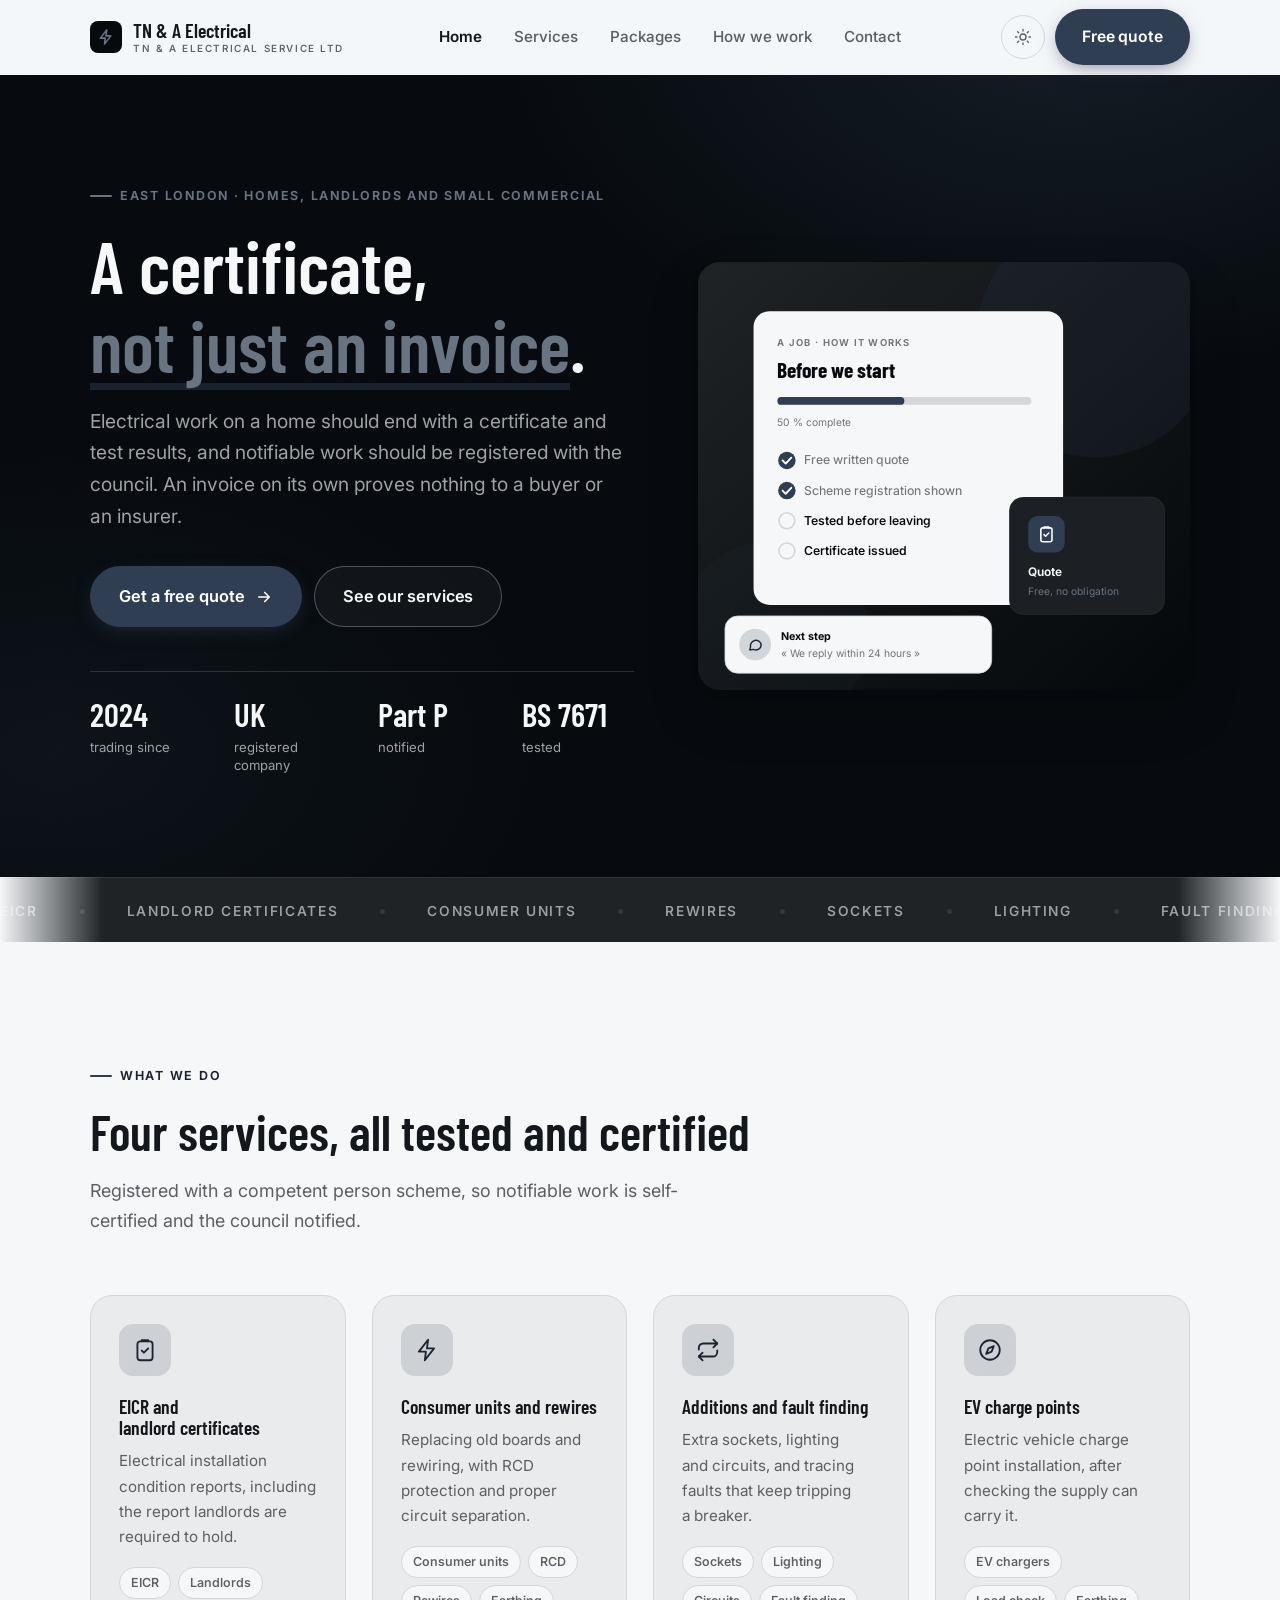
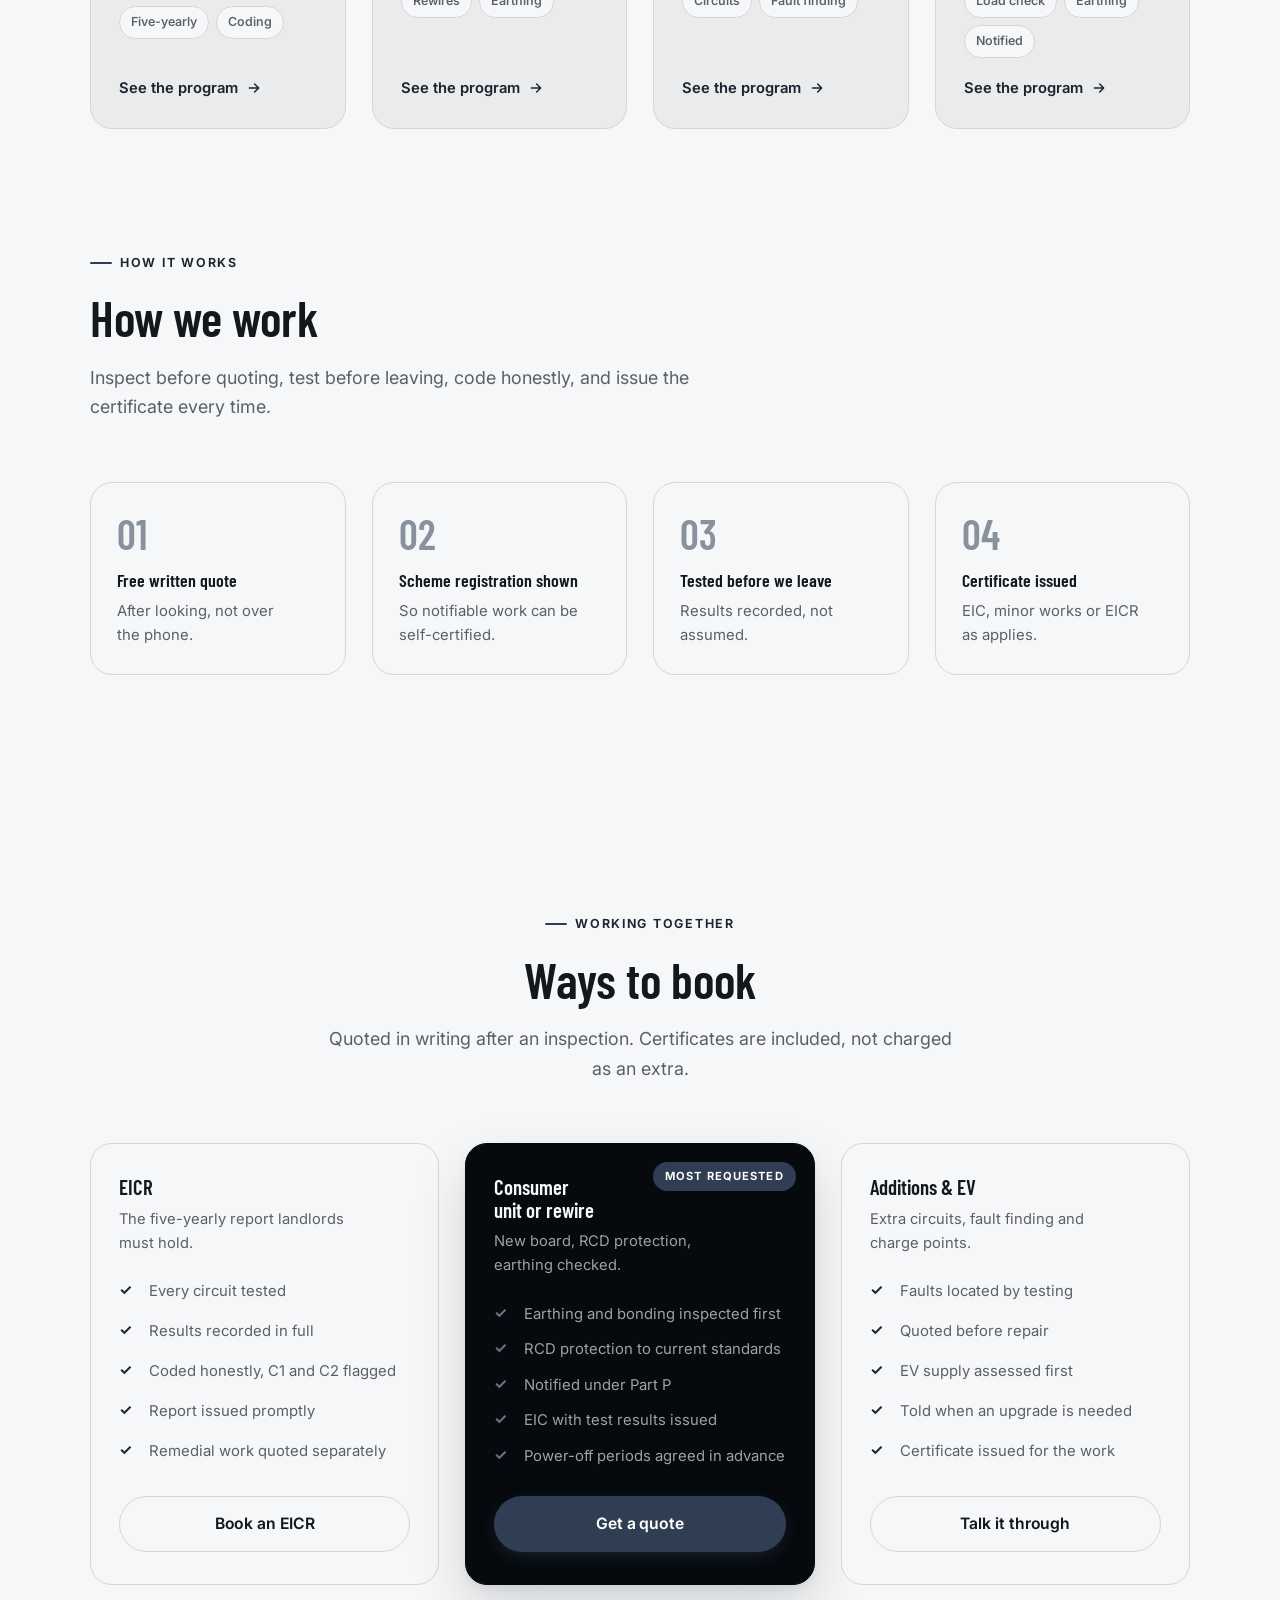
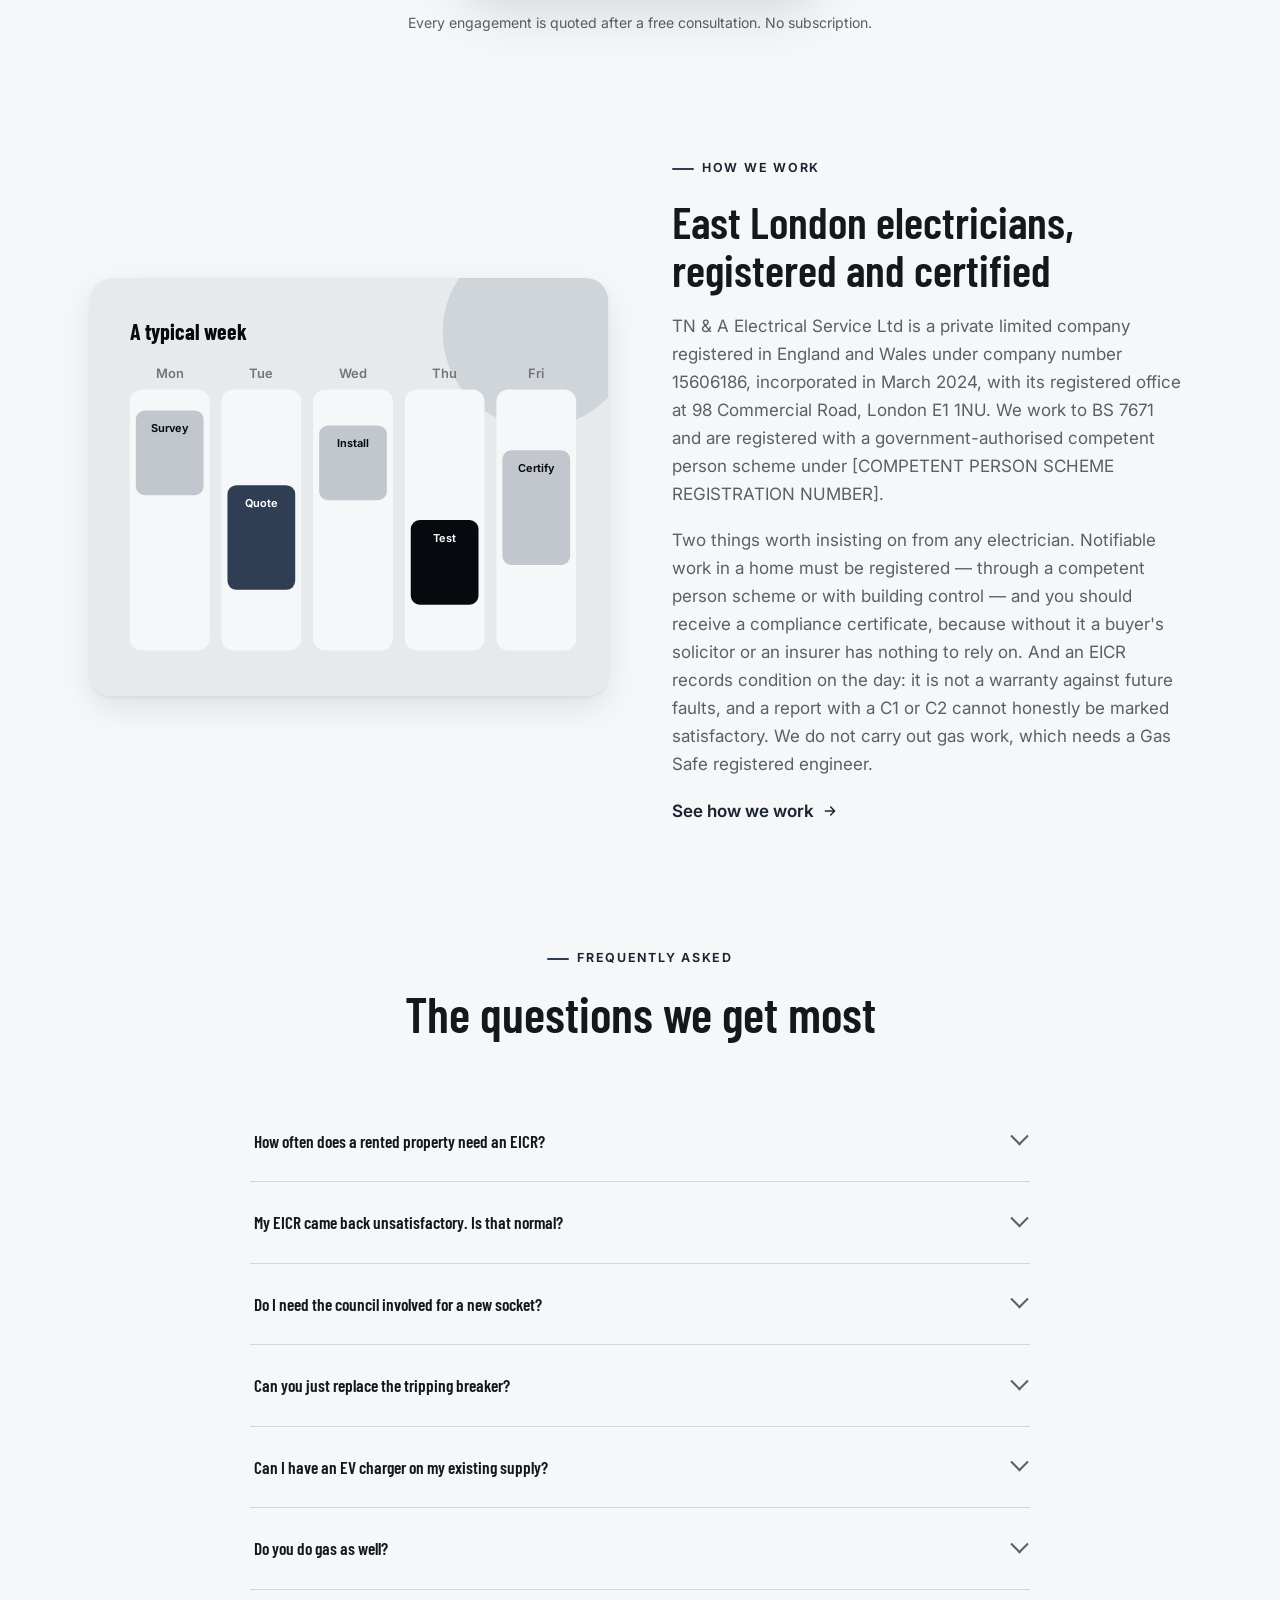
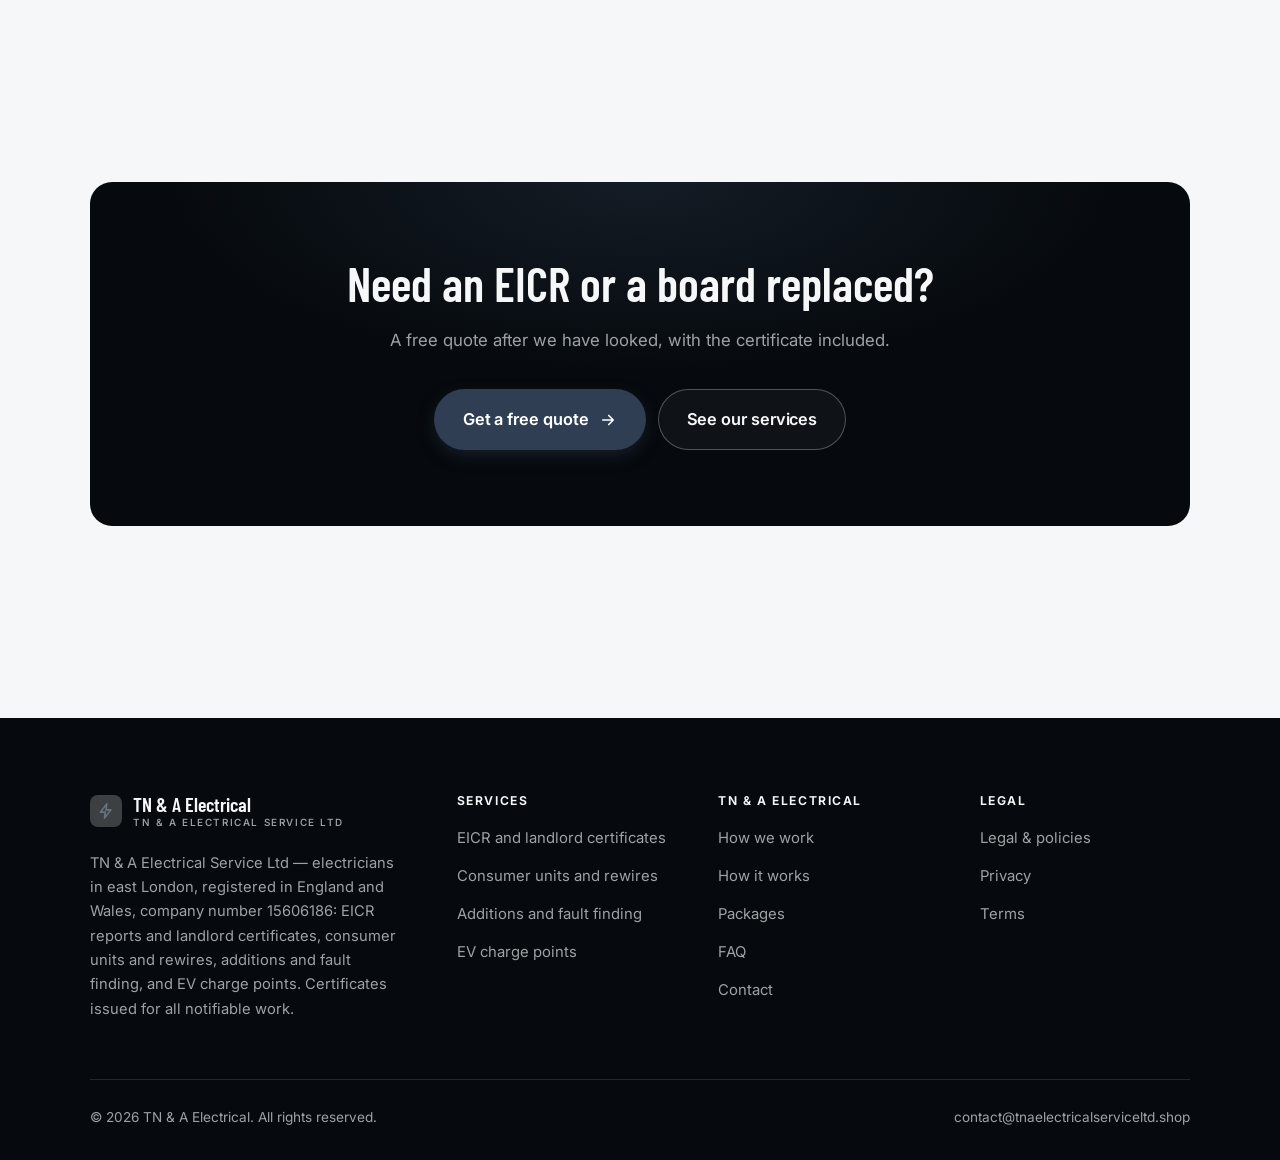
<file: index.html>
<!DOCTYPE html>
<html lang="en" class="no-js">
<head>
<meta charset="utf-8">
<meta name="viewport" content="width=device-width, initial-scale=1">
<title>TN &amp; A Electrical Service Ltd — electricians in east London</title>
<meta name="description" content="TN &amp; A Electrical Service Ltd, electricians in east London: EICR reports and landlord certificates, consumer units and rewires, additions and fault finding, and EV charge points.">
<link rel="canonical" href="https://tnaelectricalserviceltd.shop/">

<meta property="og:type" content="website">
<meta property="og:url" content="https://tnaelectricalserviceltd.shop/">
<meta property="og:site_name" content="TN &amp; A Electrical">
<meta property="og:locale" content="en_US">
<meta property="og:title" content="TN &amp; A Electrical Service Ltd — electricians in east London">
<meta property="og:description" content="TN &amp; A Electrical Service Ltd, electricians in east London: EICR reports and landlord certificates, consumer units and rewires, additions and fault finding, and EV charge points.">
<meta name="theme-color" content="#060a0e">

<link rel="icon" href="assets/img/favicon.svg" type="image/svg+xml">
<link rel="preconnect" href="https://fonts.googleapis.com">
<link rel="preconnect" href="https://fonts.gstatic.com" crossorigin>
<link rel="stylesheet" href="https://fonts.googleapis.com/css2?family=Barlow+Condensed:wght@400;500;600;700&family=Inter:wght@400..700&display=swap">
<link rel="stylesheet" href="assets/css/style.css">

<!-- Thème appliqué avant le premier rendu (évite le flash) -->
<script>
document.documentElement.classList.remove('no-js');
(function(){try{var t=localStorage.getItem('site-theme');if(t){document.documentElement.setAttribute('data-theme',t);}}catch(e){}})();
</script>
<script type="application/ld+json">
{
  "@context": "https://schema.org",
  "@type": "Organization",
  "name": "TN & A Electrical",
  "url": "https://tnaelectricalserviceltd.shop/",
  "email": "contact@tnaelectricalserviceltd.shop",
  "description": "TN & A Electrical Service Ltd, electricians in east London: EICR reports and landlord certificates, consumer units and rewires, additions and fault finding, and EV charge points.",
  "areaServed": "US",
  "knowsLanguage": "en"
}
</script>
</head>

<body>
<a class="skip-link" href="#main">Skip to main content</a>

<header class="site-header">
  <nav class="wrap nav" aria-label="Main navigation">
    <a class="brand" href="index.html">
      <svg class="brand__mark" viewBox="0 0 64 64" aria-hidden="true">
        <rect class="bm-bg" width="64" height="64" rx="16"/>
        <g class="bm-ic" transform="translate(14 14) scale(1.5)" fill="none" stroke-width="2.1" stroke-linecap="round" stroke-linejoin="round"><path d="M13 2.5 4.5 13.5H11l-1 8 8.5-11H12z"/></g>
      </svg>
      <span>TN &amp; A Electrical<span class="brand__sub">TN &amp; A Electrical Service Ltd</span></span>
    </a>

    <ul class="nav__links" id="nav-links">
      <li><a href="index.html" aria-current="page">Home</a></li>
      <li><a href="programs.html">Services</a></li>
      <li><a href="index.html#pricing">Packages</a></li>
      <li><a href="about.html">How we work</a></li>
      <li><a href="contact.html">Contact</a></li>
      <li><a class="btn btn--primary" href="contact.html">Free quote</a></li>
    </ul>

    <div class="nav__cta">
      <button class="theme-toggle" type="button" aria-label="Switch to dark theme">
        <svg class="icon-sun" viewBox="0 0 24 24" fill="none" stroke="currentColor" stroke-width="1.8" stroke-linecap="round" aria-hidden="true"><circle cx="12" cy="12" r="4"/><path d="M12 2v2m0 16v2M2 12h2m16 0h2M4.9 4.9l1.4 1.4m11.4 11.4 1.4 1.4M19.1 4.9l-1.4 1.4M6.3 17.7l-1.4 1.4"/></svg>
        <svg class="icon-moon" viewBox="0 0 24 24" fill="none" stroke="currentColor" stroke-width="1.8" stroke-linecap="round" stroke-linejoin="round" aria-hidden="true"><path d="M21 12.8A9 9 0 1 1 11.2 3a7 7 0 0 0 9.8 9.8z"/></svg>
      </button>
      <a class="btn btn--primary" href="contact.html">Free quote</a>
      <button class="nav__toggle" type="button" aria-expanded="false" aria-controls="nav-links" aria-label="Open menu">
        <svg class="icon-open" viewBox="0 0 24 24" fill="none" stroke="currentColor" stroke-width="2" stroke-linecap="round" aria-hidden="true"><path d="M3 6h18M3 12h18M3 18h18"/></svg>
        <svg class="icon-close" viewBox="0 0 24 24" fill="none" stroke="currentColor" stroke-width="2" stroke-linecap="round" aria-hidden="true"><path d="M6 6l12 12M18 6L6 18"/></svg>
      </button>
    </div>
  </nav>
</header>

<main id="main">

<section class="hero">
  <div class="wrap hero__inner">
    <div>
      <span class="eyebrow hero__eyebrow">East London · Homes, landlords and small commercial</span>
      <h1>A certificate,<br> <em>not just an invoice</em>.</h1>
      <p class="hero__lede">Electrical work on a home should end with a certificate and test results, and notifiable work should be registered with the council. An invoice on its own proves nothing to a buyer or an insurer.</p>

      <div class="hero__actions">
        <a class="btn btn--primary btn--lg" href="contact.html">Get a free quote <svg viewBox="0 0 24 24" fill="none" stroke="currentColor" stroke-width="2.2" stroke-linecap="round" stroke-linejoin="round" aria-hidden="true"><path d="M5 12h14M13 6l6 6-6 6"/></svg></a>
        <a class="btn btn--on-dark btn--lg" href="programs.html">See our services</a>
      </div>

      <ul class="hero__proof">
        <li><span class="stat__num">2024</span><span class="stat__label">trading since</span></li>
        <li><span class="stat__num">UK</span><span class="stat__label">registered company</span></li>
        <li><span class="stat__num">Part P</span><span class="stat__label">notified</span></li>
        <li><span class="stat__num">BS 7671</span><span class="stat__label">tested</span></li>
      </ul>
    </div>

    <div class="hero__art">
      <svg viewBox="0 0 620 540" role="img" aria-label="How an electrical job with TN &amp; A works, from free quote to issued certificate.">
        <defs>
          <linearGradient id="hbg" x1="0" y1="0" x2="1" y2="1">
            <stop offset="0" stop-color="#1f2326"/><stop offset="1" stop-color="#05080b"/>
          </linearGradient>
        </defs>
        <rect width="620" height="540" rx="22" fill="url(#hbg)"/>
        <circle cx="500" cy="96" r="150" fill="#2f3e52" opacity=".16"/>
        <circle cx="96" cy="470" r="120" fill="#2f3e52" opacity=".08"/>

        <g style="font-family: var(--font-body)">
          <!-- Carte programme -->
          <rect x="70" y="62" width="390" height="370" rx="20" fill="#f5f7f9"/>
          <text x="100" y="106" font-size="12" font-weight="650" letter-spacing="1.6" fill="#727578">A JOB · HOW IT WORKS</text>
          <text x="100" y="146" font-size="27" font-weight="700" fill="#060a0e" style="font-family: var(--font-display)">Before we start</text>
          <rect x="100" y="170" width="320" height="10" rx="5" fill="#d4d6d8"/>
          <rect x="100" y="170" width="160" height="10" rx="5" fill="#2f3e52"/>
          <text x="100" y="206" font-size="13" fill="#727578">50 % complete</text>
          <circle cx="112" cy="250" r="11" fill="#2f3e52"/><path d="M106.5 250l4 4 7-7.5" fill="none" stroke="#ffffff" stroke-width="2.4" stroke-linecap="round" stroke-linejoin="round"/><text x="134" y="255" font-size="15.5" fill="#727578" font-weight="450">Free written quote</text>
          <circle cx="112" cy="288" r="11" fill="#2f3e52"/><path d="M106.5 288l4 4 7-7.5" fill="none" stroke="#ffffff" stroke-width="2.4" stroke-linecap="round" stroke-linejoin="round"/><text x="134" y="293" font-size="15.5" fill="#727578" font-weight="450">Scheme registration shown</text>
          <circle cx="112" cy="326" r="10" fill="none" stroke="#d4d6d8" stroke-width="2"/><text x="134" y="331" font-size="15.5" fill="#060a0e" font-weight="560">Tested before leaving</text>
          <circle cx="112" cy="364" r="10" fill="none" stroke="#d4d6d8" stroke-width="2"/><text x="134" y="369" font-size="15.5" fill="#060a0e" font-weight="560">Certificate issued</text>

          <!-- Carte séance -->
          <rect x="392" y="296" width="196" height="148" rx="18" fill="#1c2024" stroke="#ffffff" stroke-opacity=".08"/>
          <rect x="416" y="320" width="46" height="46" rx="12" fill="#2f3e52"/>
          <g transform="translate(427 331)" fill="none" stroke="#ffffff" color="#ffffff" stroke-width="2" stroke-linecap="round" stroke-linejoin="round"><rect x="5" y="4" width="14" height="17.5" rx="2.5"/><path d="M9 4V3h6v1M9 12.5l2 2 4-4"/></g>
          <text x="416" y="396" font-size="15" font-weight="650" fill="#f5f7f9">Quote</text>
          <text x="416" y="420" font-size="13" fill="#697482">Free, no obligation</text>

          <!-- Retour du coach -->
          <rect x="34" y="446" width="336" height="72" rx="16" fill="#f5f7f9" stroke="#d4d6d8"/>
          <circle cx="72" cy="482" r="20" fill="#d1d6db"/>
          <g transform="translate(62 472) scale(.84)" fill="none" stroke="#1f2835" stroke-width="2.2" stroke-linecap="round" stroke-linejoin="round"><path d="M21 12a8 8 0 0 1-11.6 7.1L4 20l1-4.6A8 8 0 1 1 21 12z"/></g>
          <text x="104" y="476" font-size="13.5" font-weight="700" fill="#060a0e">Next step</text>
          <text x="104" y="498" font-size="13" fill="#727578">« We reply within 24 hours »</text>
        </g>
      </svg>
    </div>
  </div>
</section>

<div class="marquee" aria-hidden="true">
  <div class="marquee__track"><span>EICR</span><span>Landlord certificates</span><span>Consumer units</span><span>Rewires</span><span>Sockets</span><span>Lighting</span><span>Fault finding</span><span>EV chargers</span><span>Part P</span><span>BS 7671</span><span>EICR</span><span>Landlord certificates</span><span>Consumer units</span><span>Rewires</span><span>Sockets</span><span>Lighting</span><span>Fault finding</span><span>EV chargers</span><span>Part P</span><span>BS 7671</span></div>
</div>

<section class="section wrap" id="programs">
  <div class="section-head reveal">
    <span class="eyebrow">What we do</span>
    <h2>Four services, all tested and certified</h2>
    <p>Registered with a competent person scheme, so notifiable work is self-certified and the council notified.</p>
  </div>
  <div class="grid grid--4 reveal-group">
    <a class="card" href="programs.html#eicr">
      <div class="card__icon"><svg viewBox="0 0 24 24" fill="none" stroke="currentColor" stroke-width="1.7" stroke-linecap="round" stroke-linejoin="round" aria-hidden="true"><rect x="5" y="4" width="14" height="17.5" rx="2.5"/><path d="M9 4V3h6v1M9 12.5l2 2 4-4"/></svg></div>
      <h3>EICR and landlord certificates</h3>
      <p>Electrical installation condition reports, including the report landlords are required to hold.</p>
      <ul class="tags"><li>EICR</li><li>Landlords</li><li>Five-yearly</li><li>Coding</li></ul>
      <span class="arrow-link">See the program <svg viewBox="0 0 24 24" fill="none" stroke="currentColor" stroke-width="2.2" stroke-linecap="round" stroke-linejoin="round" aria-hidden="true"><path d="M5 12h14M13 6l6 6-6 6"/></svg></span>
    </a>
    <a class="card" href="programs.html#consumer">
      <div class="card__icon"><svg viewBox="0 0 24 24" fill="none" stroke="currentColor" stroke-width="1.7" stroke-linecap="round" stroke-linejoin="round" aria-hidden="true"><path d="M13 2.5 4.5 13.5H11l-1 8 8.5-11H12z"/></svg></div>
      <h3>Consumer units and rewires</h3>
      <p>Replacing old boards and rewiring, with RCD protection and proper circuit separation.</p>
      <ul class="tags"><li>Consumer units</li><li>RCD</li><li>Rewires</li><li>Earthing</li></ul>
      <span class="arrow-link">See the program <svg viewBox="0 0 24 24" fill="none" stroke="currentColor" stroke-width="2.2" stroke-linecap="round" stroke-linejoin="round" aria-hidden="true"><path d="M5 12h14M13 6l6 6-6 6"/></svg></span>
    </a>
    <a class="card" href="programs.html#additions">
      <div class="card__icon"><svg viewBox="0 0 24 24" fill="none" stroke="currentColor" stroke-width="1.7" stroke-linecap="round" stroke-linejoin="round" aria-hidden="true"><path d="M17 2.5l3.5 3.5L17 9.5"/><path d="M3.5 11.5V10A4 4 0 0 1 7.5 6h13M7 21.5 3.5 18 7 14.5"/><path d="M20.5 12.5V14a4 4 0 0 1-4 4h-13"/></svg></div>
      <h3>Additions and fault finding</h3>
      <p>Extra sockets, lighting and circuits, and tracing faults that keep tripping a breaker.</p>
      <ul class="tags"><li>Sockets</li><li>Lighting</li><li>Circuits</li><li>Fault finding</li></ul>
      <span class="arrow-link">See the program <svg viewBox="0 0 24 24" fill="none" stroke="currentColor" stroke-width="2.2" stroke-linecap="round" stroke-linejoin="round" aria-hidden="true"><path d="M5 12h14M13 6l6 6-6 6"/></svg></span>
    </a>
    <a class="card" href="programs.html#ev">
      <div class="card__icon"><svg viewBox="0 0 24 24" fill="none" stroke="currentColor" stroke-width="1.7" stroke-linecap="round" stroke-linejoin="round" aria-hidden="true"><circle cx="12" cy="12" r="9"/><path d="M15.5 8.5 13.5 13.5 8.5 15.5 10.5 10.5z"/></svg></div>
      <h3>EV charge points</h3>
      <p>Electric vehicle charge point installation, after checking the supply can carry it.</p>
      <ul class="tags"><li>EV chargers</li><li>Load check</li><li>Earthing</li><li>Notified</li></ul>
      <span class="arrow-link">See the program <svg viewBox="0 0 24 24" fill="none" stroke="currentColor" stroke-width="2.2" stroke-linecap="round" stroke-linejoin="round" aria-hidden="true"><path d="M5 12h14M13 6l6 6-6 6"/></svg></span>
    </a>
  </div>
</section>

<section class="section section--flush wrap" id="how-it-works">
  <div class="section-head reveal">
    <span class="eyebrow">How it works</span>
    <h2>How we work</h2>
    <p>Inspect before quoting, test before leaving, code honestly, and issue the certificate every time.</p>
  </div>
  <div class="grid grid--4 steps reveal-group">
    <article class="step">
      <h3>Free written quote</h3>
      <p>After looking, not over the phone.</p>
    </article>
    <article class="step">
      <h3>Scheme registration shown</h3>
      <p>So notifiable work can be self-certified.</p>
    </article>
    <article class="step">
      <h3>Tested before we leave</h3>
      <p>Results recorded, not assumed.</p>
    </article>
    <article class="step">
      <h3>Certificate issued</h3>
      <p>EIC, minor works or EICR as applies.</p>
    </article>
  </div>
</section>

<section class="section wrap" id="pricing">
  <div class="section-head section-head--center reveal">
    <span class="eyebrow">Working together</span>
    <h2>Ways to book</h2>
    <p>Quoted in writing after an inspection. Certificates are included, not charged as an extra.</p>
  </div>
  <div class="grid grid--3 plans reveal-group">
    <article class="plan">
      
      <h3>EICR</h3>
      <p class="plan__desc">The five-yearly report landlords must hold.</p>
      
      <ul class="plan__features">
        <li>Every circuit tested</li>
        <li>Results recorded in full</li>
        <li>Coded honestly, C1 and C2 flagged</li>
        <li>Report issued promptly</li>
        <li>Remedial work quoted separately</li>
      </ul>
      <a class="btn btn--ghost btn--block" href="contact.html">Book an EICR</a>
    </article>
    <article class="plan plan--featured">
      <span class="plan__tag">Most requested</span>
      <h3>Consumer unit or rewire</h3>
      <p class="plan__desc">New board, RCD protection, earthing checked.</p>
      
      <ul class="plan__features">
        <li>Earthing and bonding inspected first</li>
        <li>RCD protection to current standards</li>
        <li>Notified under Part P</li>
        <li>EIC with test results issued</li>
        <li>Power-off periods agreed in advance</li>
      </ul>
      <a class="btn btn--primary btn--block" href="contact.html">Get a quote</a>
    </article>
    <article class="plan">
      
      <h3>Additions &amp; EV</h3>
      <p class="plan__desc">Extra circuits, fault finding and charge points.</p>
      
      <ul class="plan__features">
        <li>Faults located by testing</li>
        <li>Quoted before repair</li>
        <li>EV supply assessed first</li>
        <li>Told when an upgrade is needed</li>
        <li>Certificate issued for the work</li>
      </ul>
      <a class="btn btn--ghost btn--block" href="contact.html">Talk it through</a>
    </article>
  </div>
  <p class="plans-note">Every engagement is quoted after a free consultation. No subscription.</p>
</section>

<section class="section section--flush wrap">
  <div class="split reveal">
    <div class="split__art">
      <svg viewBox="0 0 520 420" role="img" aria-label="Example of a typical week: Survey, Quote, Install, Test, Certify.">
        <rect width="520" height="420" rx="20" fill="#e7eaed"/>
        <circle cx="450" cy="54" r="96" fill="#2f3e52" opacity=".12"/>
        <g style="font-family: var(--font-body)">
        <text x="40" y="62" font-size="22" font-weight="700" fill="#060a0e" style="font-family: var(--font-display)">A typical week</text>
        <text x="80" y="100" text-anchor="middle" font-size="13" font-weight="600" fill="#727578">Mon</text>
        <rect x="40" y="112" width="80" height="262" rx="12" fill="#f5f7f9"/>
        <rect x="46" y="133" width="68" height="85" rx="9" fill="#c2c7ce"/>
        <text x="80" y="155" text-anchor="middle" font-size="11" font-weight="650" fill="#060a0e">Survey</text>
        <text x="172" y="100" text-anchor="middle" font-size="13" font-weight="600" fill="#727578">Tue</text>
        <rect x="132" y="112" width="80" height="262" rx="12" fill="#f5f7f9"/>
        <rect x="138" y="208" width="68" height="105" rx="9" fill="#2f3e52"/>
        <text x="172" y="230" text-anchor="middle" font-size="11" font-weight="650" fill="#ffffff">Quote</text>
        <text x="264" y="100" text-anchor="middle" font-size="13" font-weight="600" fill="#727578">Wed</text>
        <rect x="224" y="112" width="80" height="262" rx="12" fill="#f5f7f9"/>
        <rect x="230" y="148" width="68" height="75" rx="9" fill="#c2c7ce"/>
        <text x="264" y="170" text-anchor="middle" font-size="11" font-weight="650" fill="#060a0e">Install</text>
        <text x="356" y="100" text-anchor="middle" font-size="13" font-weight="600" fill="#727578">Thu</text>
        <rect x="316" y="112" width="80" height="262" rx="12" fill="#f5f7f9"/>
        <rect x="322" y="243" width="68" height="85" rx="9" fill="#060a0e"/>
        <text x="356" y="265" text-anchor="middle" font-size="11" font-weight="650" fill="#f5f7f9">Test</text>
        <text x="448" y="100" text-anchor="middle" font-size="13" font-weight="600" fill="#727578">Fri</text>
        <rect x="408" y="112" width="80" height="262" rx="12" fill="#f5f7f9"/>
        <rect x="414" y="173" width="68" height="115" rx="9" fill="#c2c7ce"/>
        <text x="448" y="195" text-anchor="middle" font-size="11" font-weight="650" fill="#060a0e">Certify</text>
        </g>
      </svg>
    </div>
    <div>
      <span class="eyebrow">How we work</span>
      <h2>East London electricians, registered and certified</h2>
      <p>TN &amp; A Electrical Service Ltd is a private limited company registered in England and Wales under company number 15606186, incorporated in March 2024, with its registered office at 98 Commercial Road, London E1 1NU. We work to BS 7671 and are registered with a government-authorised competent person scheme under [COMPETENT PERSON SCHEME REGISTRATION NUMBER].</p>
      <p>Two things worth insisting on from any electrician. Notifiable work in a home must be registered — through a competent person scheme or with building control — and you should receive a compliance certificate, because without it a buyer's solicitor or an insurer has nothing to rely on. And an EICR records condition on the day: it is not a warranty against future faults, and a report with a C1 or C2 cannot honestly be marked satisfactory. We do not carry out gas work, which needs a Gas Safe registered engineer.</p>
      <p><a class="arrow-link" href="about.html">See how we work <svg viewBox="0 0 24 24" fill="none" stroke="currentColor" stroke-width="2.2" stroke-linecap="round" stroke-linejoin="round" aria-hidden="true"><path d="M5 12h14M13 6l6 6-6 6"/></svg></a></p>
    </div>
  </div>
</section>

<section class="section section--flush wrap" id="faq">
  <div class="section-head section-head--center reveal">
    <span class="eyebrow">Frequently asked</span>
    <h2>The questions we get most</h2>
  </div>
  <div class="faq reveal">
    <details>
      <summary>How often does a rented property need an EICR?</summary>
      <p>At least every five years in England, with the report held and given to tenants and, on request, the local authority. That has been the law since 2020 and it is enforced by councils.</p>
    </details>
    <details>
      <summary>My EICR came back unsatisfactory. Is that normal?</summary>
      <p>It is common in older housing, and it means something coded C1 or C2 was found — danger or potential danger. We will not mark a report satisfactory where one applies, and the remedial work is quoted separately so you can compare prices.</p>
    </details>
    <details>
      <summary>Do I need the council involved for a new socket?</summary>
      <p>Some work is notifiable and some is not. Where it is, our scheme registration lets us self-certify and notify, and you get a compliance certificate. Ask any electrician whether they can do that.</p>
    </details>
    <details>
      <summary>Can you just replace the tripping breaker?</summary>
      <p>Not without finding why it trips. A breaker doing its job is a symptom; swapping it removes the protection and leaves the fault. We test to locate it first.</p>
    </details>
    <details>
      <summary>Can I have an EV charger on my existing supply?</summary>
      <p>Often yes, and sometimes not. A charge point draws a sustained load, so the main fuse, board and earthing all need assessing first. We will tell you honestly if an upgrade is needed before you order a car charger.</p>
    </details>
    <details>
      <summary>Do you do gas as well?</summary>
      <p>No. Gas work requires a Gas Safe registered engineer and we are electricians. We will coordinate rather than take it on.</p>
    </details>
  </div>
</section>

<section class="wrap section--tight">
  <div class="cta-band reveal">
    <h2>Need an EICR or a board replaced?</h2>
    <p>A free quote after we have looked, with the certificate included.</p>
    <div class="hero__actions">
      <a class="btn btn--primary btn--lg" href="contact.html">Get a free quote <svg viewBox="0 0 24 24" fill="none" stroke="currentColor" stroke-width="2.2" stroke-linecap="round" stroke-linejoin="round" aria-hidden="true"><path d="M5 12h14M13 6l6 6-6 6"/></svg></a>
      <a class="btn btn--on-dark btn--lg" href="programs.html">See our services</a>
    </div>
  </div>
</section>

</main>

<footer class="site-footer">
  <div class="wrap">
    <div class="footer__grid">
      <div class="footer__brand">
        <a class="brand" href="index.html">
          <svg class="brand__mark" viewBox="0 0 64 64" aria-hidden="true">
        <rect class="bm-bg" width="64" height="64" rx="16"/>
        <g class="bm-ic" transform="translate(14 14) scale(1.5)" fill="none" stroke-width="2.1" stroke-linecap="round" stroke-linejoin="round"><path d="M13 2.5 4.5 13.5H11l-1 8 8.5-11H12z"/></g>
      </svg>
          <span>TN &amp; A Electrical<span class="brand__sub">TN &amp; A Electrical Service Ltd</span></span>
        </a>
        <p>TN &amp; A Electrical Service Ltd — electricians in east London, registered in England and Wales, company number 15606186: EICR reports and landlord certificates, consumer units and rewires, additions and fault finding, and EV charge points. Certificates issued for all notifiable work.</p>
      </div>

      <div class="footer__col">
        <h4>Services</h4>
        <ul>
          <li><a href="programs.html#eicr">EICR and landlord certificates</a></li>
          <li><a href="programs.html#consumer">Consumer units and rewires</a></li>
          <li><a href="programs.html#additions">Additions and fault finding</a></li>
          <li><a href="programs.html#ev">EV charge points</a></li>
        </ul>
      </div>

      <div class="footer__col">
        <h4>TN &amp; A Electrical</h4>
        <ul>
          <li><a href="about.html">How we work</a></li>
          <li><a href="index.html#how-it-works">How it works</a></li>
          <li><a href="index.html#pricing">Packages</a></li>
          <li><a href="index.html#faq">FAQ</a></li>
          <li><a href="contact.html">Contact</a></li>
        </ul>
      </div>

      <div class="footer__col">
        <h4>Legal</h4>
        <ul>
          <li><a href="legal.html">Legal &amp; policies</a></li>
          <li><a href="legal.html#privacy">Privacy</a></li>
          <li><a href="legal.html#terms">Terms</a></li>
        </ul>
      </div>
    </div>

    <div class="footer__bottom">
      <p>© <span data-year>2026</span> TN &amp; A Electrical. All rights reserved.</p>
      <p><a href="mailto:contact@tnaelectricalserviceltd.shop">contact@tnaelectricalserviceltd.shop</a></p>
    </div>
  </div>
</footer>

<script src="assets/js/main.js" defer></script>
</body>
</html>
</file>
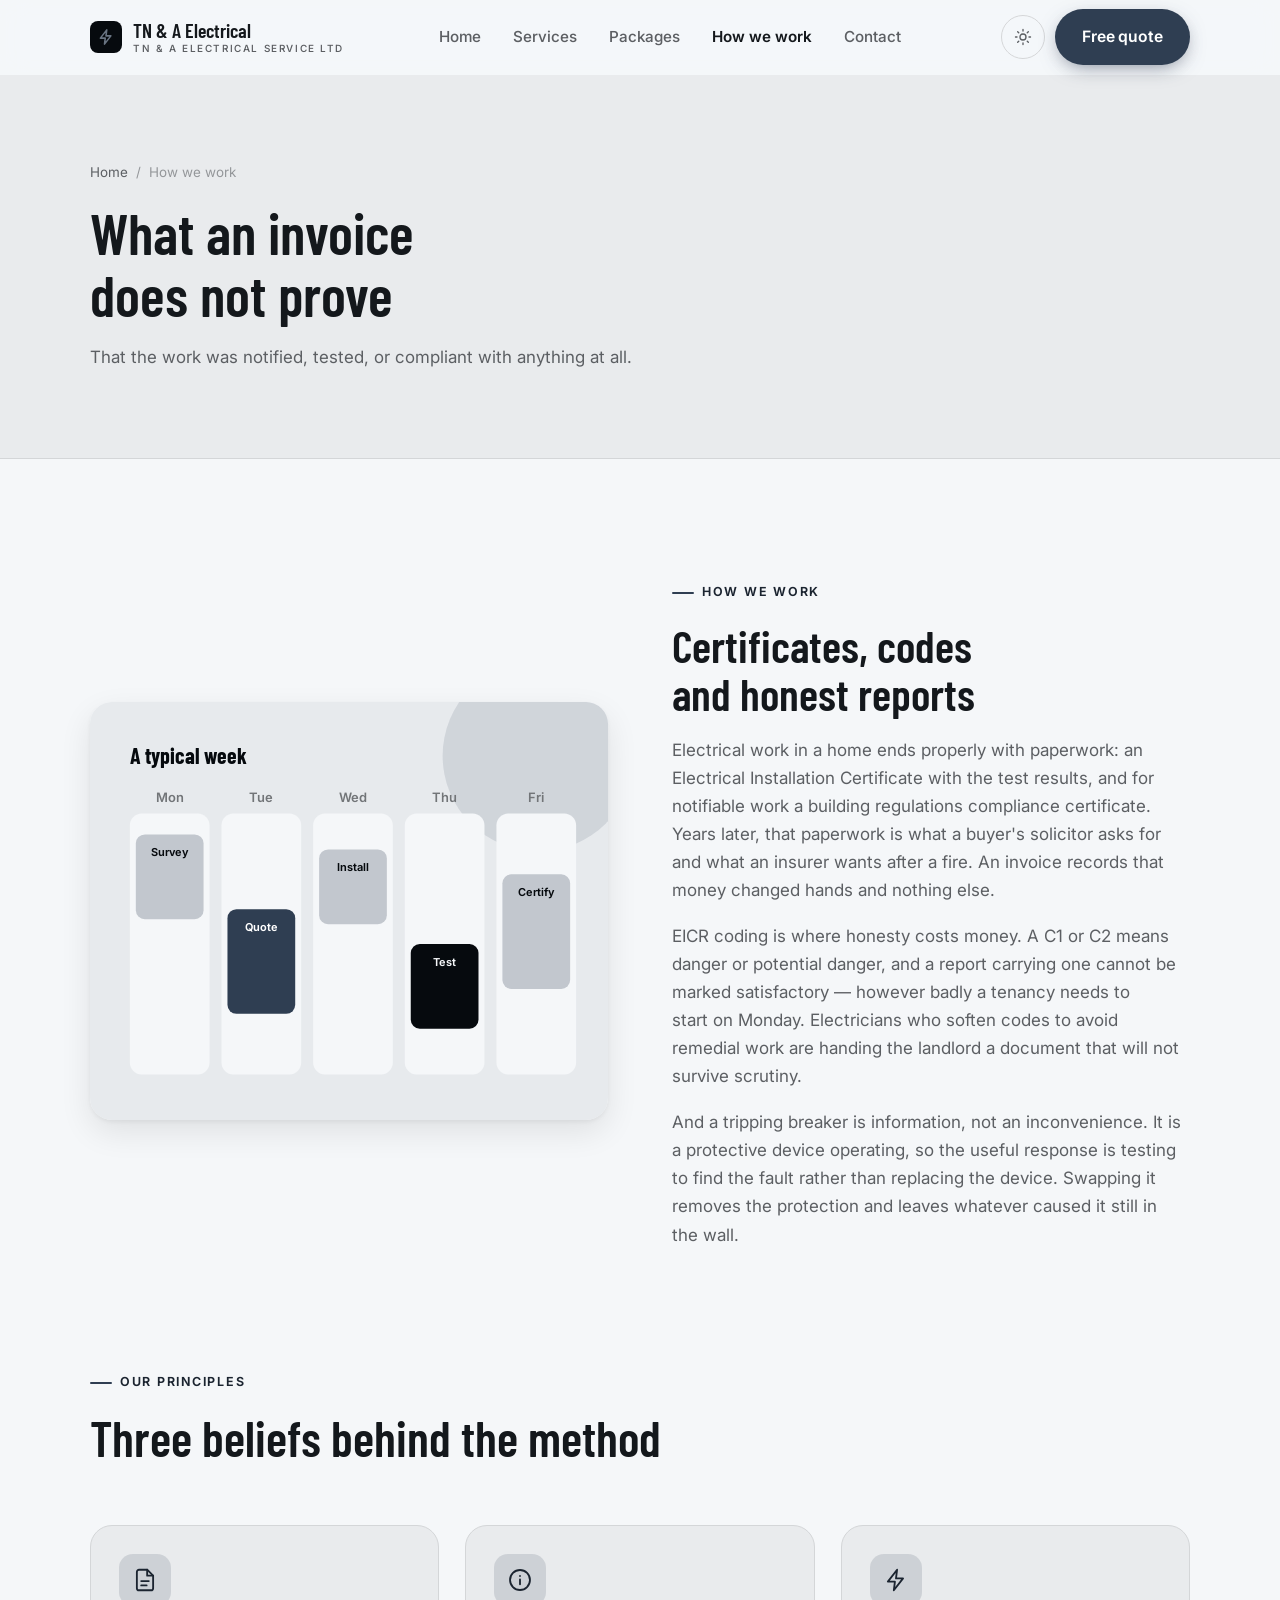
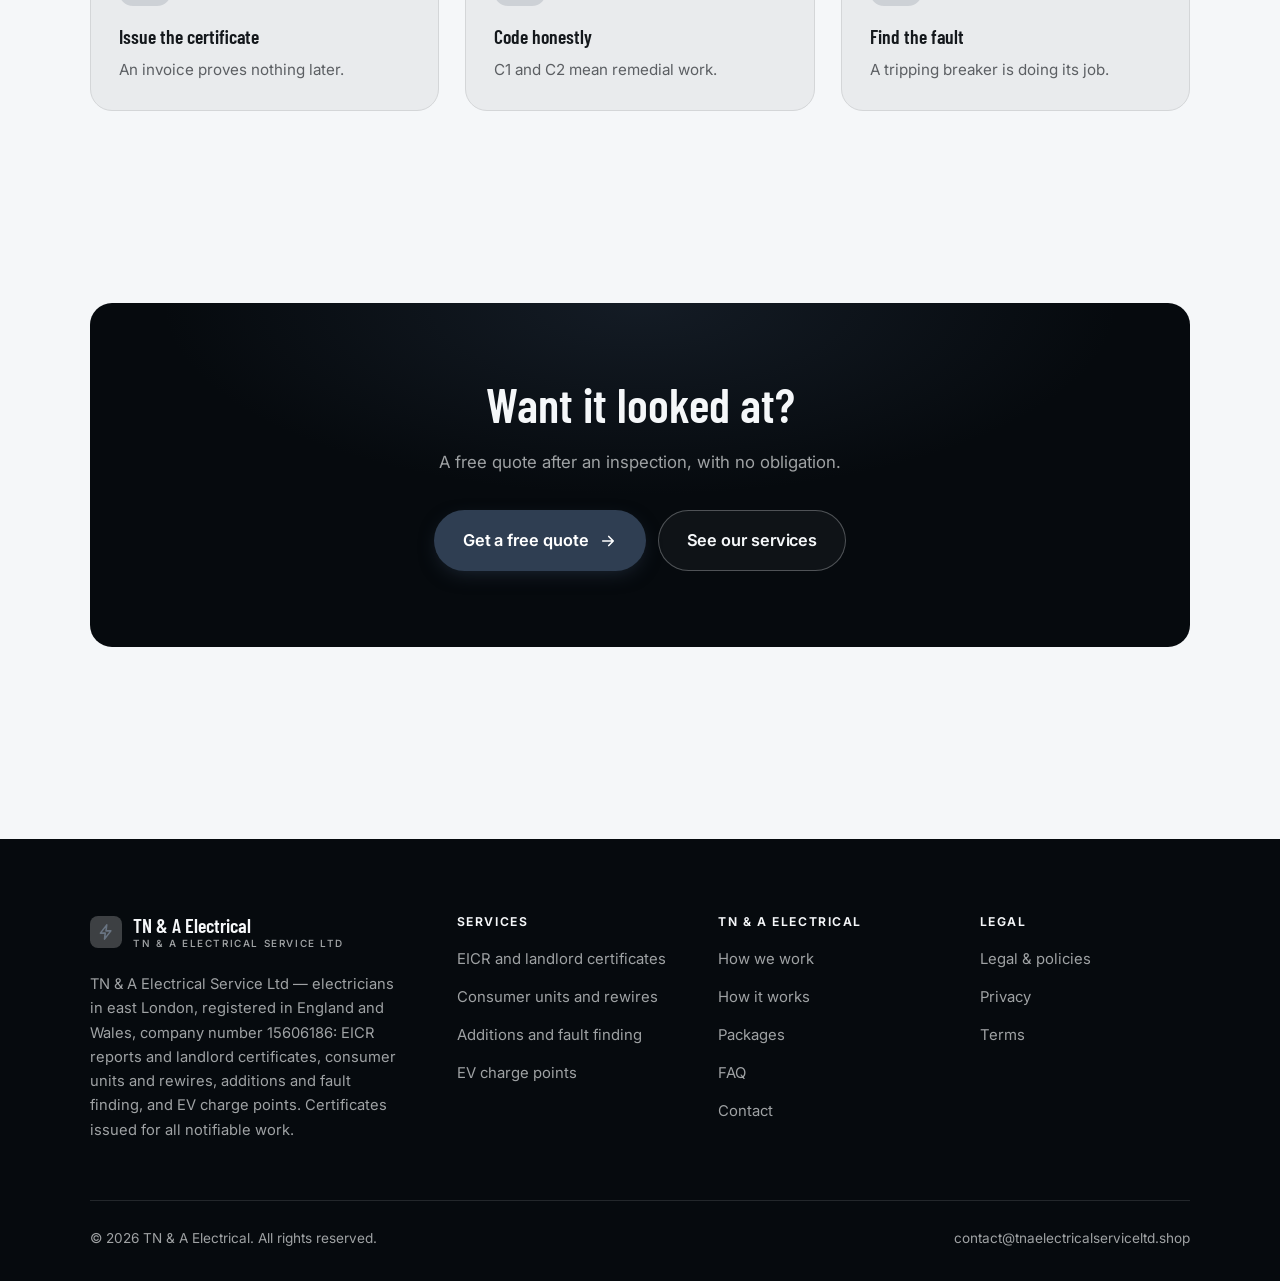
<file: about.html>
<!DOCTYPE html>
<html lang="en" class="no-js">
<head>
<meta charset="utf-8">
<meta name="viewport" content="width=device-width, initial-scale=1">
<title>How we work — TN &amp; A Electrical</title>
<meta name="description" content="About TN &amp; A Electrical Service Ltd, electricians in east London, company number 15606186.">
<link rel="canonical" href="https://tnaelectricalserviceltd.shop/about.html">

<meta property="og:type" content="website">
<meta property="og:url" content="https://tnaelectricalserviceltd.shop/about.html">
<meta property="og:site_name" content="TN &amp; A Electrical">
<meta property="og:locale" content="en_US">
<meta property="og:title" content="How we work — TN &amp; A Electrical">
<meta property="og:description" content="About TN &amp; A Electrical Service Ltd, electricians in east London, company number 15606186.">
<meta name="theme-color" content="#060a0e">

<link rel="icon" href="assets/img/favicon.svg" type="image/svg+xml">
<link rel="preconnect" href="https://fonts.googleapis.com">
<link rel="preconnect" href="https://fonts.gstatic.com" crossorigin>
<link rel="stylesheet" href="https://fonts.googleapis.com/css2?family=Barlow+Condensed:wght@400;500;600;700&family=Inter:wght@400..700&display=swap">
<link rel="stylesheet" href="assets/css/style.css">

<!-- Thème appliqué avant le premier rendu (évite le flash) -->
<script>
document.documentElement.classList.remove('no-js');
(function(){try{var t=localStorage.getItem('site-theme');if(t){document.documentElement.setAttribute('data-theme',t);}}catch(e){}})();
</script>
</head>

<body>
<a class="skip-link" href="#main">Skip to main content</a>

<header class="site-header">
  <nav class="wrap nav" aria-label="Main navigation">
    <a class="brand" href="index.html">
      <svg class="brand__mark" viewBox="0 0 64 64" aria-hidden="true">
        <rect class="bm-bg" width="64" height="64" rx="16"/>
        <g class="bm-ic" transform="translate(14 14) scale(1.5)" fill="none" stroke-width="2.1" stroke-linecap="round" stroke-linejoin="round"><path d="M13 2.5 4.5 13.5H11l-1 8 8.5-11H12z"/></g>
      </svg>
      <span>TN &amp; A Electrical<span class="brand__sub">TN &amp; A Electrical Service Ltd</span></span>
    </a>

    <ul class="nav__links" id="nav-links">
      <li><a href="index.html">Home</a></li>
      <li><a href="programs.html">Services</a></li>
      <li><a href="index.html#pricing">Packages</a></li>
      <li><a href="about.html" aria-current="page">How we work</a></li>
      <li><a href="contact.html">Contact</a></li>
      <li><a class="btn btn--primary" href="contact.html">Free quote</a></li>
    </ul>

    <div class="nav__cta">
      <button class="theme-toggle" type="button" aria-label="Switch to dark theme">
        <svg class="icon-sun" viewBox="0 0 24 24" fill="none" stroke="currentColor" stroke-width="1.8" stroke-linecap="round" aria-hidden="true"><circle cx="12" cy="12" r="4"/><path d="M12 2v2m0 16v2M2 12h2m16 0h2M4.9 4.9l1.4 1.4m11.4 11.4 1.4 1.4M19.1 4.9l-1.4 1.4M6.3 17.7l-1.4 1.4"/></svg>
        <svg class="icon-moon" viewBox="0 0 24 24" fill="none" stroke="currentColor" stroke-width="1.8" stroke-linecap="round" stroke-linejoin="round" aria-hidden="true"><path d="M21 12.8A9 9 0 1 1 11.2 3a7 7 0 0 0 9.8 9.8z"/></svg>
      </button>
      <a class="btn btn--primary" href="contact.html">Free quote</a>
      <button class="nav__toggle" type="button" aria-expanded="false" aria-controls="nav-links" aria-label="Open menu">
        <svg class="icon-open" viewBox="0 0 24 24" fill="none" stroke="currentColor" stroke-width="2" stroke-linecap="round" aria-hidden="true"><path d="M3 6h18M3 12h18M3 18h18"/></svg>
        <svg class="icon-close" viewBox="0 0 24 24" fill="none" stroke="currentColor" stroke-width="2" stroke-linecap="round" aria-hidden="true"><path d="M6 6l12 12M18 6L6 18"/></svg>
      </button>
    </div>
  </nav>
</header>

<main id="main">

<section class="page-head">
  <div class="wrap">
    <nav class="breadcrumb" aria-label="Breadcrumb">
      <a href="index.html">Home</a><span>/</span><span aria-current="page">How we work</span>
    </nav>
    <h1>What an invoice does not prove</h1>
    <p>That the work was notified, tested, or compliant with anything at all.</p>
  </div>
</section>

<section class="section wrap">
  <div class="split reveal">
    <div class="split__art">
      <svg viewBox="0 0 520 420" role="img" aria-label="Example of a typical week: Survey, Quote, Install, Test, Certify.">
        <rect width="520" height="420" rx="20" fill="#e7eaed"/>
        <circle cx="450" cy="54" r="96" fill="#2f3e52" opacity=".12"/>
        <g style="font-family: var(--font-body)">
        <text x="40" y="62" font-size="22" font-weight="700" fill="#060a0e" style="font-family: var(--font-display)">A typical week</text>
        <text x="80" y="100" text-anchor="middle" font-size="13" font-weight="600" fill="#727578">Mon</text>
        <rect x="40" y="112" width="80" height="262" rx="12" fill="#f5f7f9"/>
        <rect x="46" y="133" width="68" height="85" rx="9" fill="#c2c7ce"/>
        <text x="80" y="155" text-anchor="middle" font-size="11" font-weight="650" fill="#060a0e">Survey</text>
        <text x="172" y="100" text-anchor="middle" font-size="13" font-weight="600" fill="#727578">Tue</text>
        <rect x="132" y="112" width="80" height="262" rx="12" fill="#f5f7f9"/>
        <rect x="138" y="208" width="68" height="105" rx="9" fill="#2f3e52"/>
        <text x="172" y="230" text-anchor="middle" font-size="11" font-weight="650" fill="#ffffff">Quote</text>
        <text x="264" y="100" text-anchor="middle" font-size="13" font-weight="600" fill="#727578">Wed</text>
        <rect x="224" y="112" width="80" height="262" rx="12" fill="#f5f7f9"/>
        <rect x="230" y="148" width="68" height="75" rx="9" fill="#c2c7ce"/>
        <text x="264" y="170" text-anchor="middle" font-size="11" font-weight="650" fill="#060a0e">Install</text>
        <text x="356" y="100" text-anchor="middle" font-size="13" font-weight="600" fill="#727578">Thu</text>
        <rect x="316" y="112" width="80" height="262" rx="12" fill="#f5f7f9"/>
        <rect x="322" y="243" width="68" height="85" rx="9" fill="#060a0e"/>
        <text x="356" y="265" text-anchor="middle" font-size="11" font-weight="650" fill="#f5f7f9">Test</text>
        <text x="448" y="100" text-anchor="middle" font-size="13" font-weight="600" fill="#727578">Fri</text>
        <rect x="408" y="112" width="80" height="262" rx="12" fill="#f5f7f9"/>
        <rect x="414" y="173" width="68" height="115" rx="9" fill="#c2c7ce"/>
        <text x="448" y="195" text-anchor="middle" font-size="11" font-weight="650" fill="#060a0e">Certify</text>
        </g>
      </svg>
    </div>
    <div>
      <span class="eyebrow">How we work</span>
      <h2>Certificates, codes and honest reports</h2>
      <p>Electrical work in a home ends properly with paperwork: an Electrical Installation Certificate with the test results, and for notifiable work a building regulations compliance certificate. Years later, that paperwork is what a buyer's solicitor asks for and what an insurer wants after a fire. An invoice records that money changed hands and nothing else.</p>
      <p>EICR coding is where honesty costs money. A C1 or C2 means danger or potential danger, and a report carrying one cannot be marked satisfactory — however badly a tenancy needs to start on Monday. Electricians who soften codes to avoid remedial work are handing the landlord a document that will not survive scrutiny.</p>
      <p>And a tripping breaker is information, not an inconvenience. It is a protective device operating, so the useful response is testing to find the fault rather than replacing the device. Swapping it removes the protection and leaves whatever caused it still in the wall.</p>
      <!--
        TO DO: add a short introduction of the coach (name, real background),
        with a photo if possible. Do not invent credentials — see README.md.
      -->
    </div>
  </div>
</section>

<section class="section section--flush wrap">
  <div class="section-head reveal">
    <span class="eyebrow">Our principles</span>
    <h2>Three beliefs behind the method</h2>
  </div>
  <div class="grid grid--3 reveal-group">
    <article class="card">
      <div class="card__icon"><svg viewBox="0 0 24 24" fill="none" stroke="currentColor" stroke-width="1.7" stroke-linecap="round" stroke-linejoin="round" aria-hidden="true"><path d="M14 2.5H6.5A2 2 0 0 0 4.5 4.5v15a2 2 0 0 0 2 2h11a2 2 0 0 0 2-2V8z"/><path d="M14 2.5V8h5.5M8.5 13h7M8.5 17h5"/></svg></div>
      <h3>Issue the certificate</h3>
      <p>An invoice proves nothing later.</p>
    </article>
    <article class="card">
      <div class="card__icon"><svg viewBox="0 0 24 24" fill="none" stroke="currentColor" stroke-width="1.7" stroke-linecap="round" stroke-linejoin="round" aria-hidden="true"><circle cx="12" cy="12" r="9.2"/><path d="M12 16v-4.5M12 8.2v.1"/></svg></div>
      <h3>Code honestly</h3>
      <p>C1 and C2 mean remedial work.</p>
    </article>
    <article class="card">
      <div class="card__icon"><svg viewBox="0 0 24 24" fill="none" stroke="currentColor" stroke-width="1.7" stroke-linecap="round" stroke-linejoin="round" aria-hidden="true"><path d="M13 2.5 4.5 13.5H11l-1 8 8.5-11H12z"/></svg></div>
      <h3>Find the fault</h3>
      <p>A tripping breaker is doing its job.</p>
    </article>
  </div>
</section>

<section class="wrap section--tight">
  <div class="cta-band reveal">
    <h2>Want it looked at?</h2>
    <p>A free quote after an inspection, with no obligation.</p>
    <div class="hero__actions">
      <a class="btn btn--primary btn--lg" href="contact.html">Get a free quote <svg viewBox="0 0 24 24" fill="none" stroke="currentColor" stroke-width="2.2" stroke-linecap="round" stroke-linejoin="round" aria-hidden="true"><path d="M5 12h14M13 6l6 6-6 6"/></svg></a>
      <a class="btn btn--on-dark btn--lg" href="programs.html">See our services</a>
    </div>
  </div>
</section>

</main>

<footer class="site-footer">
  <div class="wrap">
    <div class="footer__grid">
      <div class="footer__brand">
        <a class="brand" href="index.html">
          <svg class="brand__mark" viewBox="0 0 64 64" aria-hidden="true">
        <rect class="bm-bg" width="64" height="64" rx="16"/>
        <g class="bm-ic" transform="translate(14 14) scale(1.5)" fill="none" stroke-width="2.1" stroke-linecap="round" stroke-linejoin="round"><path d="M13 2.5 4.5 13.5H11l-1 8 8.5-11H12z"/></g>
      </svg>
          <span>TN &amp; A Electrical<span class="brand__sub">TN &amp; A Electrical Service Ltd</span></span>
        </a>
        <p>TN &amp; A Electrical Service Ltd — electricians in east London, registered in England and Wales, company number 15606186: EICR reports and landlord certificates, consumer units and rewires, additions and fault finding, and EV charge points. Certificates issued for all notifiable work.</p>
      </div>

      <div class="footer__col">
        <h4>Services</h4>
        <ul>
          <li><a href="programs.html#eicr">EICR and landlord certificates</a></li>
          <li><a href="programs.html#consumer">Consumer units and rewires</a></li>
          <li><a href="programs.html#additions">Additions and fault finding</a></li>
          <li><a href="programs.html#ev">EV charge points</a></li>
        </ul>
      </div>

      <div class="footer__col">
        <h4>TN &amp; A Electrical</h4>
        <ul>
          <li><a href="about.html">How we work</a></li>
          <li><a href="index.html#how-it-works">How it works</a></li>
          <li><a href="index.html#pricing">Packages</a></li>
          <li><a href="index.html#faq">FAQ</a></li>
          <li><a href="contact.html">Contact</a></li>
        </ul>
      </div>

      <div class="footer__col">
        <h4>Legal</h4>
        <ul>
          <li><a href="legal.html">Legal &amp; policies</a></li>
          <li><a href="legal.html#privacy">Privacy</a></li>
          <li><a href="legal.html#terms">Terms</a></li>
        </ul>
      </div>
    </div>

    <div class="footer__bottom">
      <p>© <span data-year>2026</span> TN &amp; A Electrical. All rights reserved.</p>
      <p><a href="mailto:contact@tnaelectricalserviceltd.shop">contact@tnaelectricalserviceltd.shop</a></p>
    </div>
  </div>
</footer>

<script src="assets/js/main.js" defer></script>
</body>
</html>
</file>
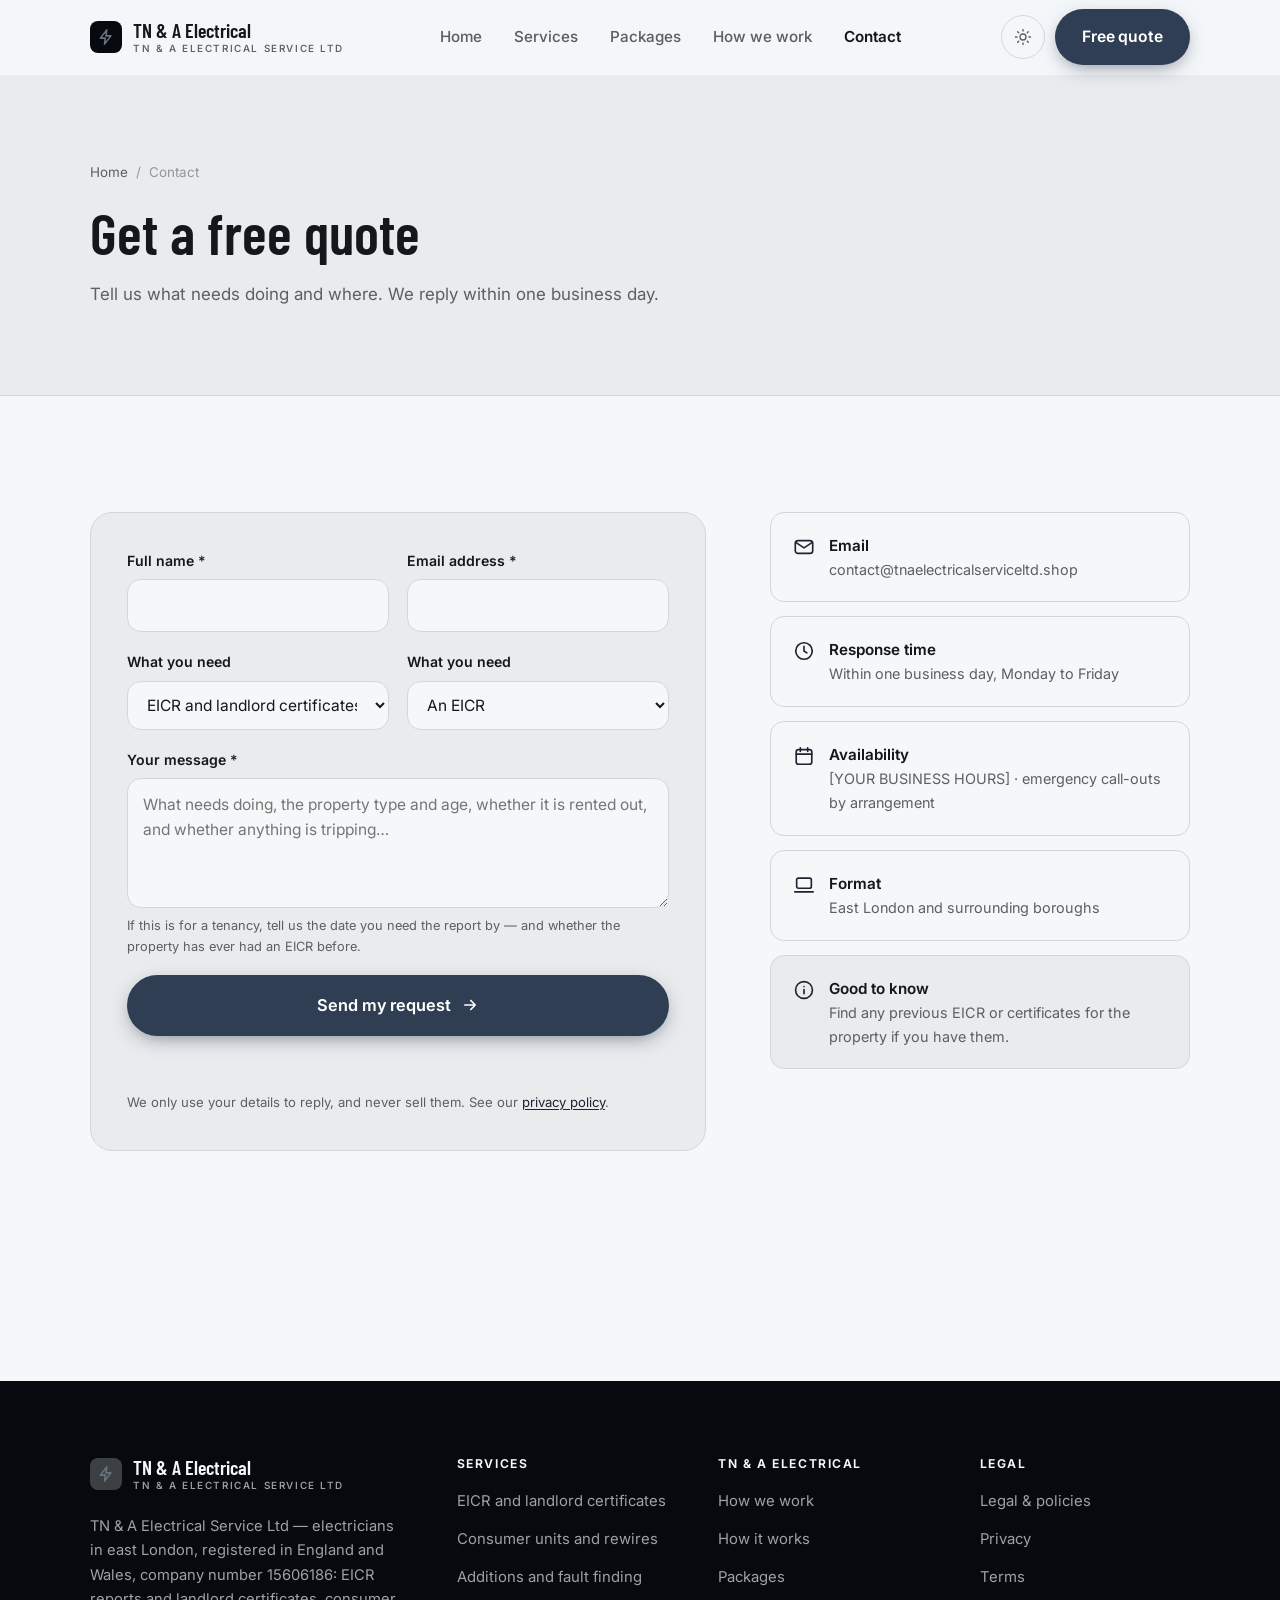
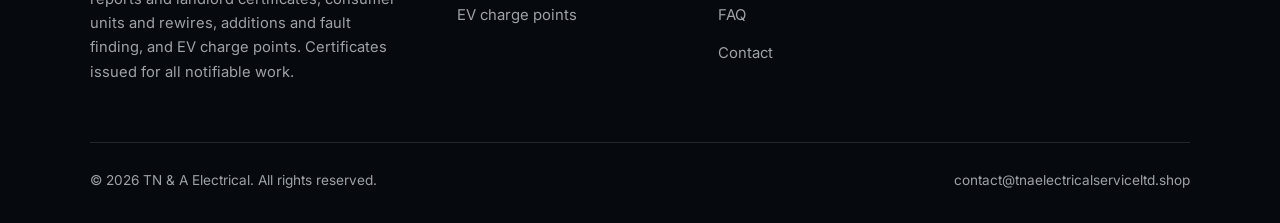
<file: contact.html>
<!DOCTYPE html>
<html lang="en" class="no-js">
<head>
<meta charset="utf-8">
<meta name="viewport" content="width=device-width, initial-scale=1">
<title>Contact — TN &amp; A Electrical</title>
<meta name="description" content="Contact TN &amp; A Electrical Service Ltd for a quote. We reply within one business day.">
<link rel="canonical" href="https://tnaelectricalserviceltd.shop/contact.html">

<meta property="og:type" content="website">
<meta property="og:url" content="https://tnaelectricalserviceltd.shop/contact.html">
<meta property="og:site_name" content="TN &amp; A Electrical">
<meta property="og:locale" content="en_US">
<meta property="og:title" content="Contact — TN &amp; A Electrical">
<meta property="og:description" content="Contact TN &amp; A Electrical Service Ltd for a quote. We reply within one business day.">
<meta name="theme-color" content="#060a0e">

<link rel="icon" href="assets/img/favicon.svg" type="image/svg+xml">
<link rel="preconnect" href="https://fonts.googleapis.com">
<link rel="preconnect" href="https://fonts.gstatic.com" crossorigin>
<link rel="stylesheet" href="https://fonts.googleapis.com/css2?family=Barlow+Condensed:wght@400;500;600;700&family=Inter:wght@400..700&display=swap">
<link rel="stylesheet" href="assets/css/style.css">

<!-- Thème appliqué avant le premier rendu (évite le flash) -->
<script>
document.documentElement.classList.remove('no-js');
(function(){try{var t=localStorage.getItem('site-theme');if(t){document.documentElement.setAttribute('data-theme',t);}}catch(e){}})();
</script>
</head>

<body>
<a class="skip-link" href="#main">Skip to main content</a>

<header class="site-header">
  <nav class="wrap nav" aria-label="Main navigation">
    <a class="brand" href="index.html">
      <svg class="brand__mark" viewBox="0 0 64 64" aria-hidden="true">
        <rect class="bm-bg" width="64" height="64" rx="16"/>
        <g class="bm-ic" transform="translate(14 14) scale(1.5)" fill="none" stroke-width="2.1" stroke-linecap="round" stroke-linejoin="round"><path d="M13 2.5 4.5 13.5H11l-1 8 8.5-11H12z"/></g>
      </svg>
      <span>TN &amp; A Electrical<span class="brand__sub">TN &amp; A Electrical Service Ltd</span></span>
    </a>

    <ul class="nav__links" id="nav-links">
      <li><a href="index.html">Home</a></li>
      <li><a href="programs.html">Services</a></li>
      <li><a href="index.html#pricing">Packages</a></li>
      <li><a href="about.html">How we work</a></li>
      <li><a href="contact.html" aria-current="page">Contact</a></li>
      <li><a class="btn btn--primary" href="contact.html">Free quote</a></li>
    </ul>

    <div class="nav__cta">
      <button class="theme-toggle" type="button" aria-label="Switch to dark theme">
        <svg class="icon-sun" viewBox="0 0 24 24" fill="none" stroke="currentColor" stroke-width="1.8" stroke-linecap="round" aria-hidden="true"><circle cx="12" cy="12" r="4"/><path d="M12 2v2m0 16v2M2 12h2m16 0h2M4.9 4.9l1.4 1.4m11.4 11.4 1.4 1.4M19.1 4.9l-1.4 1.4M6.3 17.7l-1.4 1.4"/></svg>
        <svg class="icon-moon" viewBox="0 0 24 24" fill="none" stroke="currentColor" stroke-width="1.8" stroke-linecap="round" stroke-linejoin="round" aria-hidden="true"><path d="M21 12.8A9 9 0 1 1 11.2 3a7 7 0 0 0 9.8 9.8z"/></svg>
      </button>
      <a class="btn btn--primary" href="contact.html">Free quote</a>
      <button class="nav__toggle" type="button" aria-expanded="false" aria-controls="nav-links" aria-label="Open menu">
        <svg class="icon-open" viewBox="0 0 24 24" fill="none" stroke="currentColor" stroke-width="2" stroke-linecap="round" aria-hidden="true"><path d="M3 6h18M3 12h18M3 18h18"/></svg>
        <svg class="icon-close" viewBox="0 0 24 24" fill="none" stroke="currentColor" stroke-width="2" stroke-linecap="round" aria-hidden="true"><path d="M6 6l12 12M18 6L6 18"/></svg>
      </button>
    </div>
  </nav>
</header>

<main id="main">

<section class="page-head">
  <div class="wrap">
    <nav class="breadcrumb" aria-label="Breadcrumb">
      <a href="index.html">Home</a><span>/</span><span aria-current="page">Contact</span>
    </nav>
    <h1>Get a free quote</h1>
    <p>Tell us what needs doing and where. We reply within one business day.</p>
  </div>
</section>

<section class="section wrap">
  <div class="form-layout">

    <!--
      FORM: the action attribute holds a placeholder id. Create a free form at
      https://formspree.io and replace VOTRE_ID_FORMSPREE. Until then, the button
      opens the visitor's email app with a pre-filled message to contact@tnaelectricalserviceltd.shop.
    -->
    <form class="form" id="contact-form" action="https://formspree.io/f/VOTRE_ID_FORMSPREE" method="POST"
          data-email="contact@tnaelectricalserviceltd.shop" data-subject="Electrical enquiry"
          data-msg-mail="Your email app will open with the message ready to send." data-msg-sending="Sending…"
          data-msg-ok="Thanks! Your message is on its way. We reply within one business day." data-msg-err="Sending failed. Please email us directly at">
      <div class="form__row">
        <div class="field">
          <label for="nom">Full name <span class="req" aria-hidden="true">*</span></label>
          <input type="text" id="nom" name="nom" autocomplete="name" required>
        </div>
        <div class="field">
          <label for="email">Email address <span class="req" aria-hidden="true">*</span></label>
          <input type="email" id="email" name="email" autocomplete="email" required>
        </div>
      </div>

      <div class="form__row">
        <div class="field">
          <label for="programme">What you need</label>
          <select id="programme" name="programme">
            <option>EICR and landlord certificates</option>
            <option>Consumer units and rewires</option>
            <option>Additions and fault finding</option>
            <option>EV charge points</option>
            <option>Not sure yet</option>
          </select>
        </div>
        <div class="field">
          <label for="niveau">What you need</label>
          <select id="niveau" name="niveau">
            <option>An EICR</option>
            <option>A consumer unit or rewire</option>
            <option>Extra sockets or lighting</option>
            <option>An EV charge point</option>
          </select>
        </div>
      </div>

      <div class="field">
        <label for="message">Your message <span class="req" aria-hidden="true">*</span></label>
        <textarea id="message" name="message" required placeholder="What needs doing, the property type and age, whether it is rented out, and whether anything is tripping…"></textarea>
        <span class="field__hint">If this is for a tenancy, tell us the date you need the report by — and whether the property has ever had an EICR before.</span>
      </div>

      <!-- Bot trap: hidden from humans -->
      <div class="visually-hidden" aria-hidden="true">
        <label for="site-web">Leave this field empty</label>
        <input type="text" id="site-web" name="_gotcha" tabindex="-1" autocomplete="off">
      </div>

      <button class="btn btn--primary btn--lg" type="submit">Send my request <svg viewBox="0 0 24 24" fill="none" stroke="currentColor" stroke-width="2.2" stroke-linecap="round" stroke-linejoin="round" aria-hidden="true"><path d="M5 12h14M13 6l6 6-6 6"/></svg></button>

      <p id="form-status" class="form__status" role="status" aria-live="polite"></p>

      <p class="form__note">
        We only use your details to reply, and never sell them. See our <a href="legal.html#privacy">privacy policy</a>.
      </p>
    </form>

    <aside class="contact-aside">
      <div class="contact-card">
        <svg viewBox="0 0 24 24" fill="none" stroke="currentColor" stroke-width="1.8" stroke-linecap="round" stroke-linejoin="round" aria-hidden="true"><rect x="2.5" y="5" width="19" height="14" rx="3"/><path d="M3 7l9 6 9-6"/></svg>
        <div><b>Email</b><a href="mailto:contact@tnaelectricalserviceltd.shop">contact@tnaelectricalserviceltd.shop</a></div>
      </div>
      <div class="contact-card">
        <svg viewBox="0 0 24 24" fill="none" stroke="currentColor" stroke-width="1.8" stroke-linecap="round" stroke-linejoin="round" aria-hidden="true"><circle cx="12" cy="12" r="9"/><path d="M12 7v5l3.2 2"/></svg>
        <div><b>Response time</b><span>Within one business day, Monday to Friday</span></div>
      </div>
      <div class="contact-card">
        <svg viewBox="0 0 24 24" fill="none" stroke="currentColor" stroke-width="1.8" stroke-linecap="round" stroke-linejoin="round" aria-hidden="true"><rect x="3.5" y="5" width="17" height="16" rx="2.5"/><path d="M8 3v4M16 3v4M3.5 10h17"/></svg>
        <div><b>Availability</b><span>[YOUR BUSINESS HOURS] · emergency call-outs by arrangement</span></div>
      </div>
      <div class="contact-card">
        <svg viewBox="0 0 24 24" fill="none" stroke="currentColor" stroke-width="1.8" stroke-linecap="round" stroke-linejoin="round" aria-hidden="true"><rect x="4" y="4.5" width="16" height="11" rx="2"/><path d="M2 19.5h20"/></svg>
        <div><b>Format</b><span>East London and surrounding boroughs</span></div>
      </div>
      <div class="contact-card contact-card--soft">
        <svg viewBox="0 0 24 24" fill="none" stroke="currentColor" stroke-width="1.8" stroke-linecap="round" stroke-linejoin="round" aria-hidden="true"><circle cx="12" cy="12" r="9.2"/><path d="M12 16v-4.5M12 8.2v.1"/></svg>
        <div><b>Good to know</b><span>Find any previous EICR or certificates for the property if you have them.</span></div>
      </div>
    </aside>

  </div>
</section>

</main>

<footer class="site-footer">
  <div class="wrap">
    <div class="footer__grid">
      <div class="footer__brand">
        <a class="brand" href="index.html">
          <svg class="brand__mark" viewBox="0 0 64 64" aria-hidden="true">
        <rect class="bm-bg" width="64" height="64" rx="16"/>
        <g class="bm-ic" transform="translate(14 14) scale(1.5)" fill="none" stroke-width="2.1" stroke-linecap="round" stroke-linejoin="round"><path d="M13 2.5 4.5 13.5H11l-1 8 8.5-11H12z"/></g>
      </svg>
          <span>TN &amp; A Electrical<span class="brand__sub">TN &amp; A Electrical Service Ltd</span></span>
        </a>
        <p>TN &amp; A Electrical Service Ltd — electricians in east London, registered in England and Wales, company number 15606186: EICR reports and landlord certificates, consumer units and rewires, additions and fault finding, and EV charge points. Certificates issued for all notifiable work.</p>
      </div>

      <div class="footer__col">
        <h4>Services</h4>
        <ul>
          <li><a href="programs.html#eicr">EICR and landlord certificates</a></li>
          <li><a href="programs.html#consumer">Consumer units and rewires</a></li>
          <li><a href="programs.html#additions">Additions and fault finding</a></li>
          <li><a href="programs.html#ev">EV charge points</a></li>
        </ul>
      </div>

      <div class="footer__col">
        <h4>TN &amp; A Electrical</h4>
        <ul>
          <li><a href="about.html">How we work</a></li>
          <li><a href="index.html#how-it-works">How it works</a></li>
          <li><a href="index.html#pricing">Packages</a></li>
          <li><a href="index.html#faq">FAQ</a></li>
          <li><a href="contact.html">Contact</a></li>
        </ul>
      </div>

      <div class="footer__col">
        <h4>Legal</h4>
        <ul>
          <li><a href="legal.html">Legal &amp; policies</a></li>
          <li><a href="legal.html#privacy">Privacy</a></li>
          <li><a href="legal.html#terms">Terms</a></li>
        </ul>
      </div>
    </div>

    <div class="footer__bottom">
      <p>© <span data-year>2026</span> TN &amp; A Electrical. All rights reserved.</p>
      <p><a href="mailto:contact@tnaelectricalserviceltd.shop">contact@tnaelectricalserviceltd.shop</a></p>
    </div>
  </div>
</footer>

<script src="assets/js/main.js" defer></script>
</body>
</html>
</file>
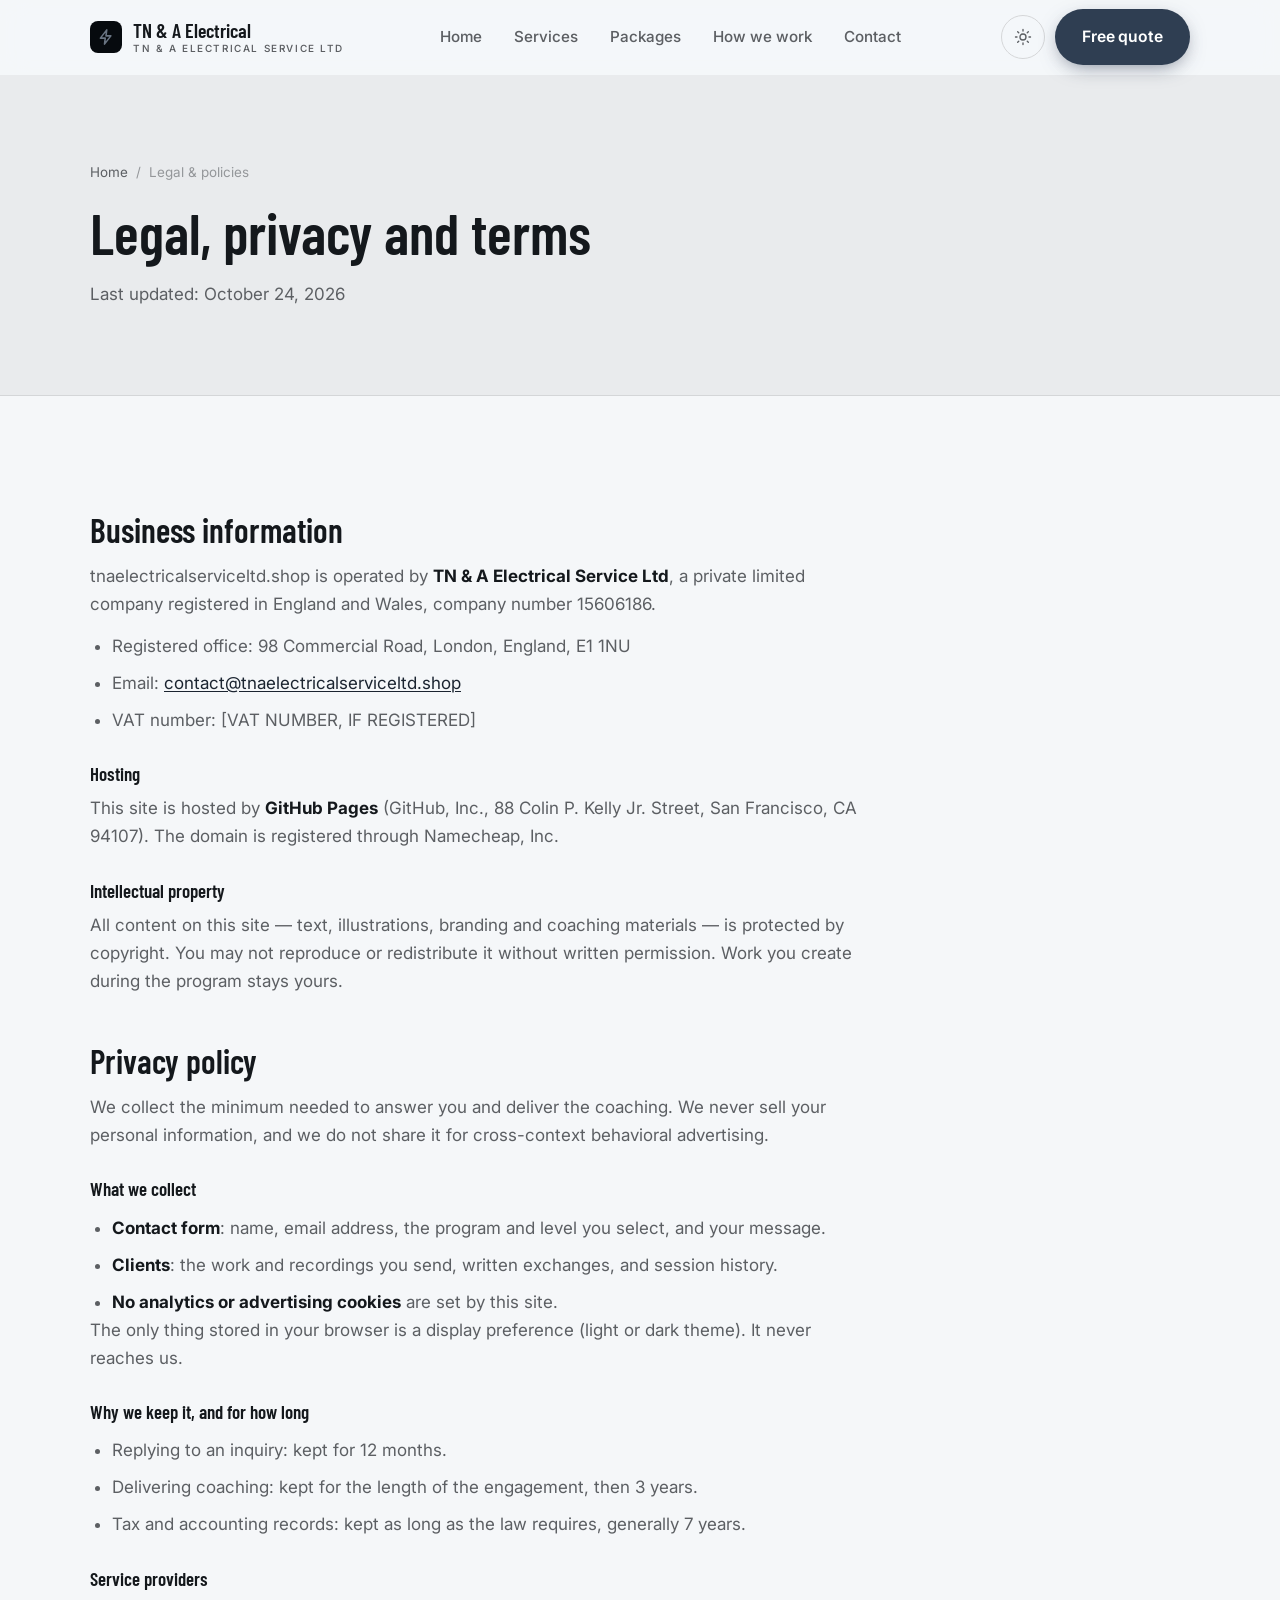
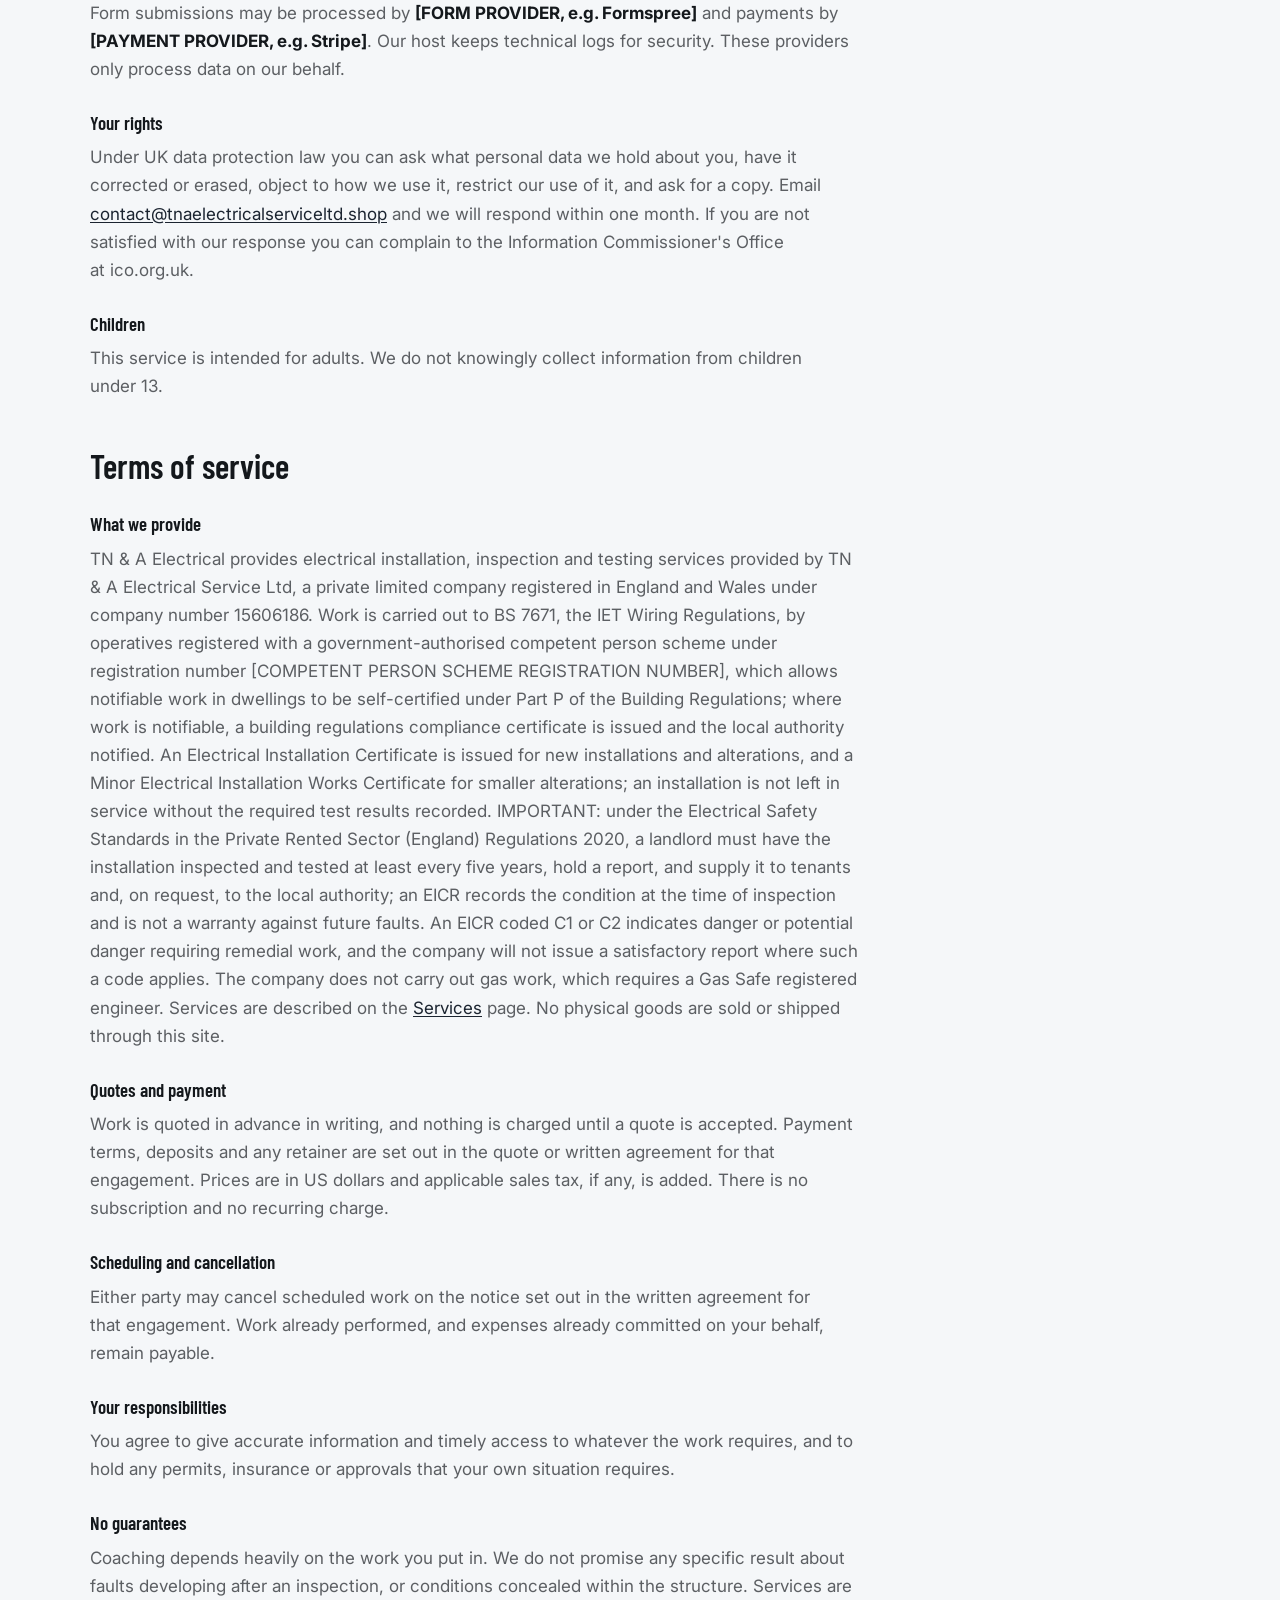
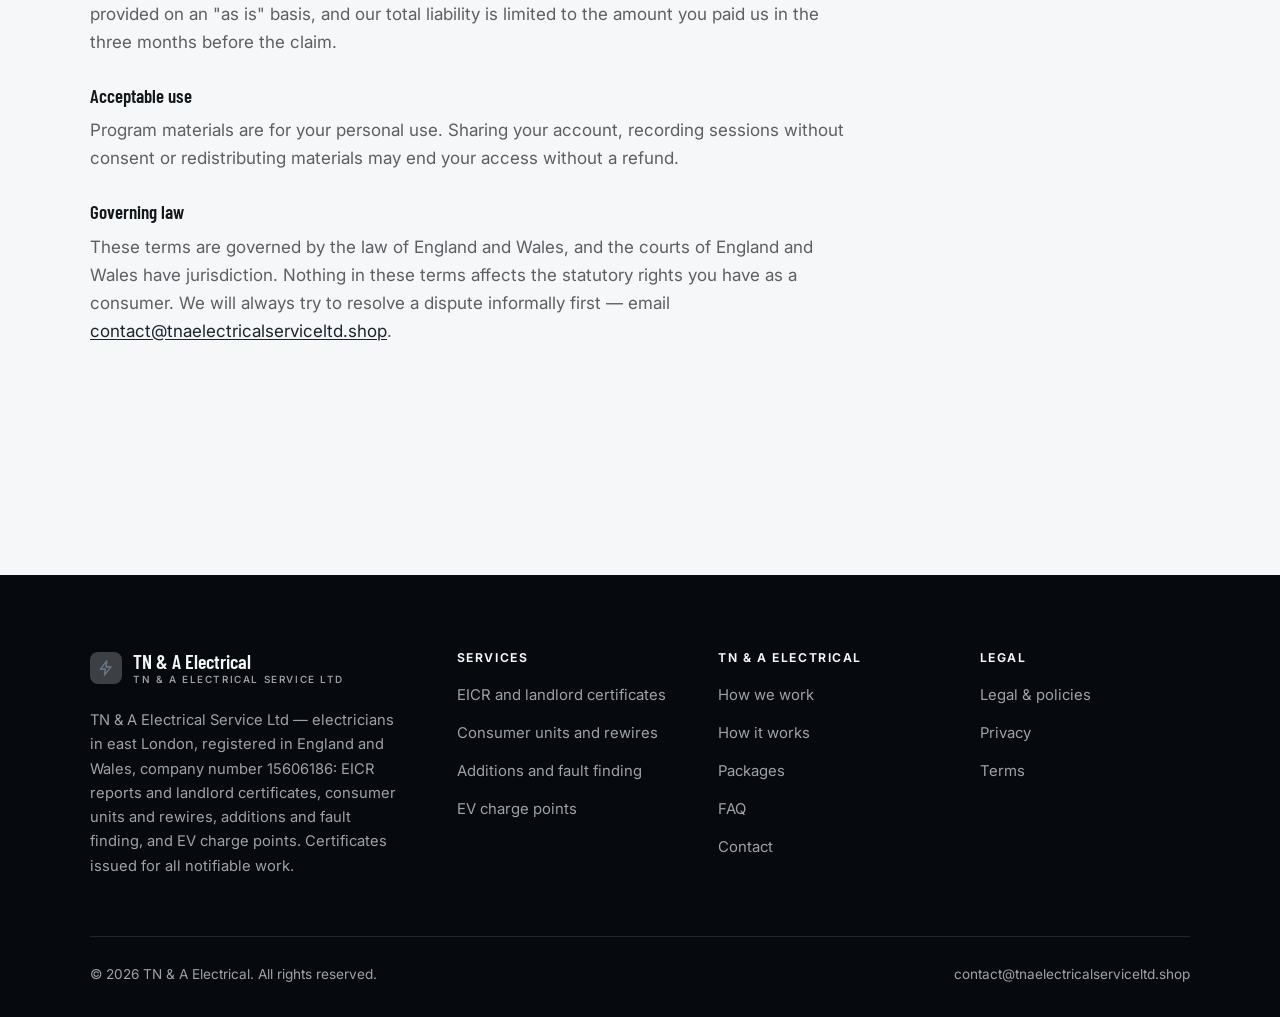
<file: legal.html>
<!DOCTYPE html>
<html lang="en" class="no-js">
<head>
<meta charset="utf-8">
<meta name="viewport" content="width=device-width, initial-scale=1">
<title>Legal, privacy and terms — TN &amp; A Electrical</title>
<meta name="description" content="Business information, privacy policy and terms of service for TN &amp; A Electrical.">
<meta name="robots" content="noindex">

<meta property="og:type" content="website">
<meta property="og:url" content="https://tnaelectricalserviceltd.shop/legal.html">
<meta property="og:site_name" content="TN &amp; A Electrical">
<meta property="og:locale" content="en_US">
<meta property="og:title" content="Legal, privacy and terms — TN &amp; A Electrical">
<meta property="og:description" content="Business information, privacy policy and terms of service for TN &amp; A Electrical.">
<meta name="theme-color" content="#060a0e">

<link rel="icon" href="assets/img/favicon.svg" type="image/svg+xml">
<link rel="preconnect" href="https://fonts.googleapis.com">
<link rel="preconnect" href="https://fonts.gstatic.com" crossorigin>
<link rel="stylesheet" href="https://fonts.googleapis.com/css2?family=Barlow+Condensed:wght@400;500;600;700&family=Inter:wght@400..700&display=swap">
<link rel="stylesheet" href="assets/css/style.css">

<!-- Thème appliqué avant le premier rendu (évite le flash) -->
<script>
document.documentElement.classList.remove('no-js');
(function(){try{var t=localStorage.getItem('site-theme');if(t){document.documentElement.setAttribute('data-theme',t);}}catch(e){}})();
</script>
</head>

<body>
<a class="skip-link" href="#main">Skip to main content</a>

<header class="site-header">
  <nav class="wrap nav" aria-label="Main navigation">
    <a class="brand" href="index.html">
      <svg class="brand__mark" viewBox="0 0 64 64" aria-hidden="true">
        <rect class="bm-bg" width="64" height="64" rx="16"/>
        <g class="bm-ic" transform="translate(14 14) scale(1.5)" fill="none" stroke-width="2.1" stroke-linecap="round" stroke-linejoin="round"><path d="M13 2.5 4.5 13.5H11l-1 8 8.5-11H12z"/></g>
      </svg>
      <span>TN &amp; A Electrical<span class="brand__sub">TN &amp; A Electrical Service Ltd</span></span>
    </a>

    <ul class="nav__links" id="nav-links">
      <li><a href="index.html">Home</a></li>
      <li><a href="programs.html">Services</a></li>
      <li><a href="index.html#pricing">Packages</a></li>
      <li><a href="about.html">How we work</a></li>
      <li><a href="contact.html">Contact</a></li>
      <li><a class="btn btn--primary" href="contact.html">Free quote</a></li>
    </ul>

    <div class="nav__cta">
      <button class="theme-toggle" type="button" aria-label="Switch to dark theme">
        <svg class="icon-sun" viewBox="0 0 24 24" fill="none" stroke="currentColor" stroke-width="1.8" stroke-linecap="round" aria-hidden="true"><circle cx="12" cy="12" r="4"/><path d="M12 2v2m0 16v2M2 12h2m16 0h2M4.9 4.9l1.4 1.4m11.4 11.4 1.4 1.4M19.1 4.9l-1.4 1.4M6.3 17.7l-1.4 1.4"/></svg>
        <svg class="icon-moon" viewBox="0 0 24 24" fill="none" stroke="currentColor" stroke-width="1.8" stroke-linecap="round" stroke-linejoin="round" aria-hidden="true"><path d="M21 12.8A9 9 0 1 1 11.2 3a7 7 0 0 0 9.8 9.8z"/></svg>
      </button>
      <a class="btn btn--primary" href="contact.html">Free quote</a>
      <button class="nav__toggle" type="button" aria-expanded="false" aria-controls="nav-links" aria-label="Open menu">
        <svg class="icon-open" viewBox="0 0 24 24" fill="none" stroke="currentColor" stroke-width="2" stroke-linecap="round" aria-hidden="true"><path d="M3 6h18M3 12h18M3 18h18"/></svg>
        <svg class="icon-close" viewBox="0 0 24 24" fill="none" stroke="currentColor" stroke-width="2" stroke-linecap="round" aria-hidden="true"><path d="M6 6l12 12M18 6L6 18"/></svg>
      </button>
    </div>
  </nav>
</header>

<main id="main">

<section class="page-head">
  <div class="wrap">
    <nav class="breadcrumb" aria-label="Breadcrumb">
      <a href="index.html">Home</a><span>/</span><span aria-current="page">Legal &amp; policies</span>
    </nav>
    <h1>Legal, privacy and terms</h1>
    <p>Last updated: <time datetime="2026-10-24">October 24, 2026</time></p>
  </div>
</section>

<section class="section wrap">
  <div class="prose">

    <!--
      TO DO: this is a skeleton, not legal advice. Replace every [BRACKET] with
      your real details before selling, and have a lawyer review it if you can.
      Consumer protection rules differ by state.
    -->

    <h2 id="business">Business information</h2>
    <p>
      tnaelectricalserviceltd.shop is operated by <strong>TN &amp; A Electrical Service Ltd</strong>, a private limited
      company registered in England and Wales, company number 15606186.
    </p>
    <ul>
      <li>Registered office: 98 Commercial Road, London, England, E1 1NU</li>
      <li>Email: <a href="mailto:contact@tnaelectricalserviceltd.shop">contact@tnaelectricalserviceltd.shop</a></li>
      <li>VAT number: [VAT NUMBER, IF REGISTERED]</li>
    </ul>

    <h3>Hosting</h3>
    <p>
      This site is hosted by <strong>GitHub Pages</strong> (GitHub, Inc., 88 Colin P. Kelly Jr. Street,
      San Francisco, CA 94107). The domain is registered through Namecheap, Inc.
    </p>

    <h3>Intellectual property</h3>
    <p>
      All content on this site — text, illustrations, branding and coaching materials — is protected by
      copyright. You may not reproduce or redistribute it without written permission. Work you create during
      the program stays yours.
    </p>

    <h2 id="privacy">Privacy policy</h2>
    <p>
      We collect the minimum needed to answer you and deliver the coaching. We never sell your personal
      information, and we do not share it for cross-context behavioral advertising.
    </p>
    <h3>What we collect</h3>
    <ul>
      <li><strong>Contact form</strong>: name, email address, the program and level you select, and your message.</li>
      <li><strong>Clients</strong>: the work and recordings you send, written exchanges, and session history.</li>
      <li><strong>No analytics or advertising cookies</strong> are set by this site.</li>
    </ul>
    <p>
      The only thing stored in your browser is a display preference (light or dark theme). It never reaches us.
    </p>
    <h3>Why we keep it, and for how long</h3>
    <ul>
      <li>Replying to an inquiry: kept for 12 months.</li>
      <li>Delivering coaching: kept for the length of the engagement, then 3 years.</li>
      <li>Tax and accounting records: kept as long as the law requires, generally 7 years.</li>
    </ul>
    <h3>Service providers</h3>
    <p>
      Form submissions may be processed by <strong>[FORM PROVIDER, e.g. Formspree]</strong> and payments by
      <strong>[PAYMENT PROVIDER, e.g. Stripe]</strong>. Our host keeps technical logs for security. These
      providers only process data on our behalf.
    </p>
    <h3>Your rights</h3>
    <p>
      Under UK data protection law you can ask what personal data we hold about you, have it corrected or
      erased, object to how we use it, restrict our use of it, and ask for a copy. Email
      <a href="mailto:contact@tnaelectricalserviceltd.shop">contact@tnaelectricalserviceltd.shop</a> and we will respond within one month. If you are not satisfied with
      our response you can complain to the Information Commissioner's Office at ico.org.uk.
    </p>
    <h3>Children</h3>
    <p>
      This service is intended for adults. We do not knowingly collect information from children under 13.
    </p>

    <h2 id="terms">Terms of service</h2>
    <h3>What we provide</h3>
    <p>
      TN &amp; A Electrical provides electrical installation, inspection and testing services provided by TN &amp; A Electrical Service Ltd, a private limited company registered in England and Wales under company number 15606186. Work is carried out to BS 7671, the IET Wiring Regulations, by operatives registered with a government-authorised competent person scheme under registration number [COMPETENT PERSON SCHEME REGISTRATION NUMBER], which allows notifiable work in dwellings to be self-certified under Part P of the Building Regulations; where work is notifiable, a building regulations compliance certificate is issued and the local authority notified. An Electrical Installation Certificate is issued for new installations and alterations, and a Minor Electrical Installation Works Certificate for smaller alterations; an installation is not left in service without the required test results recorded. IMPORTANT: under the Electrical Safety Standards in the Private Rented Sector (England) Regulations 2020, a landlord must have the installation inspected and tested at least every five years, hold a report, and supply it to tenants and, on request, to the local authority; an EICR records the condition at the time of inspection and is not a warranty against future faults. An EICR coded C1 or C2 indicates danger or potential danger requiring remedial work, and the company will not issue a satisfactory report where such a code applies. The company does not carry out gas work, which requires a Gas Safe registered engineer. Services are described on the
      <a href="programs.html">Services</a> page. No physical goods are sold or shipped through this site.
    </p>
    <h3>Quotes and payment</h3>
    <p>
      Work is quoted in advance in writing, and nothing is charged until a quote is accepted. Payment terms,
      deposits and any retainer are set out in the quote or written agreement for that engagement. Prices are in
      US dollars and applicable sales tax, if any, is added. There is no subscription and no recurring charge.
    </p>
    <h3>Scheduling and cancellation</h3>
    <p>
      Either party may cancel scheduled work on the notice set out in the written agreement for that engagement.
      Work already performed, and expenses already committed on your behalf, remain payable.
    </p>
    <h3>Your responsibilities</h3>
    <p>
      You agree to give accurate information and timely access to whatever the work requires, and to hold any
      permits, insurance or approvals that your own situation requires.
    </p>

    <h3>No guarantees</h3>
    <p>
      Coaching depends heavily on the work you put in. We do not promise any specific result
      about faults developing after an inspection, or conditions concealed within the structure. Services are provided on an "as is" basis, and our total
      liability is limited to the amount you paid us in the three months before the claim.
    </p>
    <h3>Acceptable use</h3>
    <p>
      Program materials are for your personal use. Sharing your account, recording sessions without consent
      or redistributing materials may end your access without a refund.
    </p>
    <h3>Governing law</h3>
    <p>
      These terms are governed by the law of England and Wales, and the courts of England and Wales have
      jurisdiction. Nothing in these terms affects the statutory rights you have as a consumer. We will always
      try to resolve a dispute informally first — email <a href="mailto:contact@tnaelectricalserviceltd.shop">contact@tnaelectricalserviceltd.shop</a>.
    </p>

  </div>
</section>

</main>

<footer class="site-footer">
  <div class="wrap">
    <div class="footer__grid">
      <div class="footer__brand">
        <a class="brand" href="index.html">
          <svg class="brand__mark" viewBox="0 0 64 64" aria-hidden="true">
        <rect class="bm-bg" width="64" height="64" rx="16"/>
        <g class="bm-ic" transform="translate(14 14) scale(1.5)" fill="none" stroke-width="2.1" stroke-linecap="round" stroke-linejoin="round"><path d="M13 2.5 4.5 13.5H11l-1 8 8.5-11H12z"/></g>
      </svg>
          <span>TN &amp; A Electrical<span class="brand__sub">TN &amp; A Electrical Service Ltd</span></span>
        </a>
        <p>TN &amp; A Electrical Service Ltd — electricians in east London, registered in England and Wales, company number 15606186: EICR reports and landlord certificates, consumer units and rewires, additions and fault finding, and EV charge points. Certificates issued for all notifiable work.</p>
      </div>

      <div class="footer__col">
        <h4>Services</h4>
        <ul>
          <li><a href="programs.html#eicr">EICR and landlord certificates</a></li>
          <li><a href="programs.html#consumer">Consumer units and rewires</a></li>
          <li><a href="programs.html#additions">Additions and fault finding</a></li>
          <li><a href="programs.html#ev">EV charge points</a></li>
        </ul>
      </div>

      <div class="footer__col">
        <h4>TN &amp; A Electrical</h4>
        <ul>
          <li><a href="about.html">How we work</a></li>
          <li><a href="index.html#how-it-works">How it works</a></li>
          <li><a href="index.html#pricing">Packages</a></li>
          <li><a href="index.html#faq">FAQ</a></li>
          <li><a href="contact.html">Contact</a></li>
        </ul>
      </div>

      <div class="footer__col">
        <h4>Legal</h4>
        <ul>
          <li><a href="legal.html">Legal &amp; policies</a></li>
          <li><a href="legal.html#privacy">Privacy</a></li>
          <li><a href="legal.html#terms">Terms</a></li>
        </ul>
      </div>
    </div>

    <div class="footer__bottom">
      <p>© <span data-year>2026</span> TN &amp; A Electrical. All rights reserved.</p>
      <p><a href="mailto:contact@tnaelectricalserviceltd.shop">contact@tnaelectricalserviceltd.shop</a></p>
    </div>
  </div>
</footer>

<script src="assets/js/main.js" defer></script>
</body>
</html>
</file>
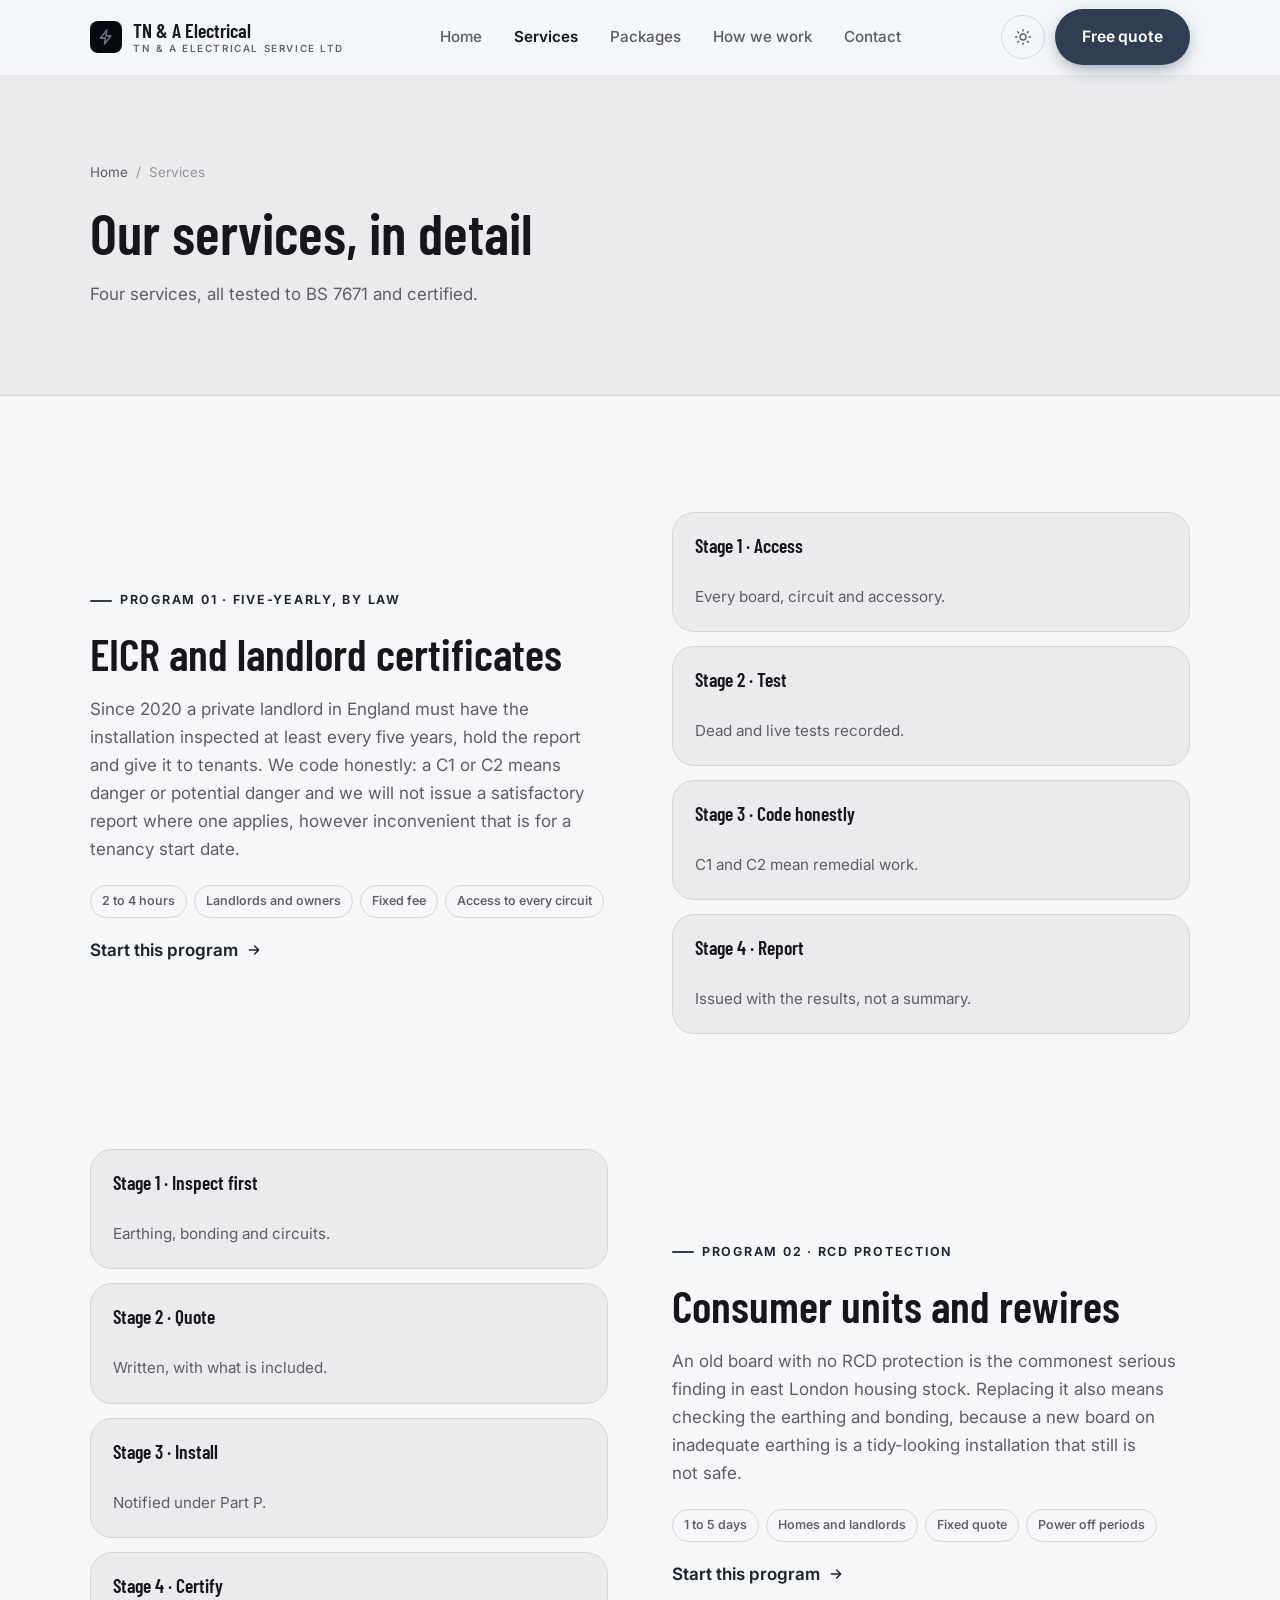
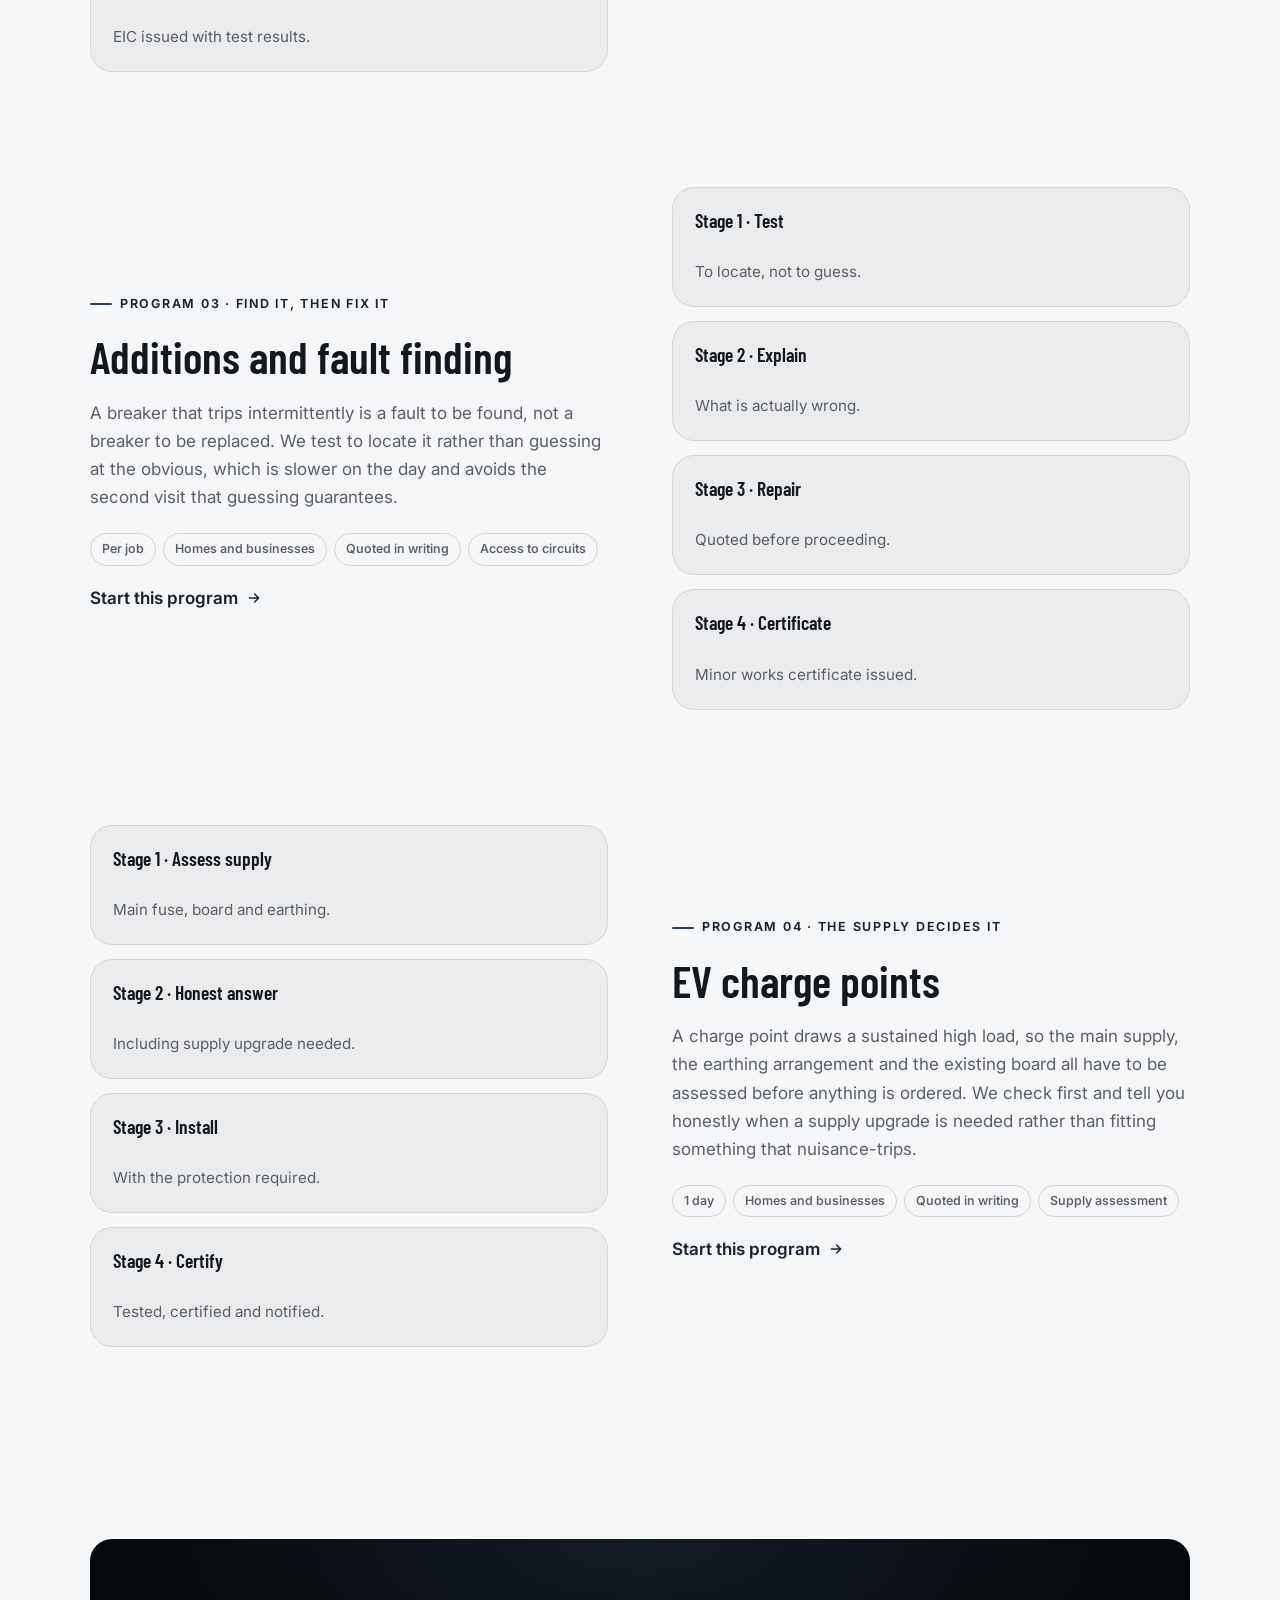
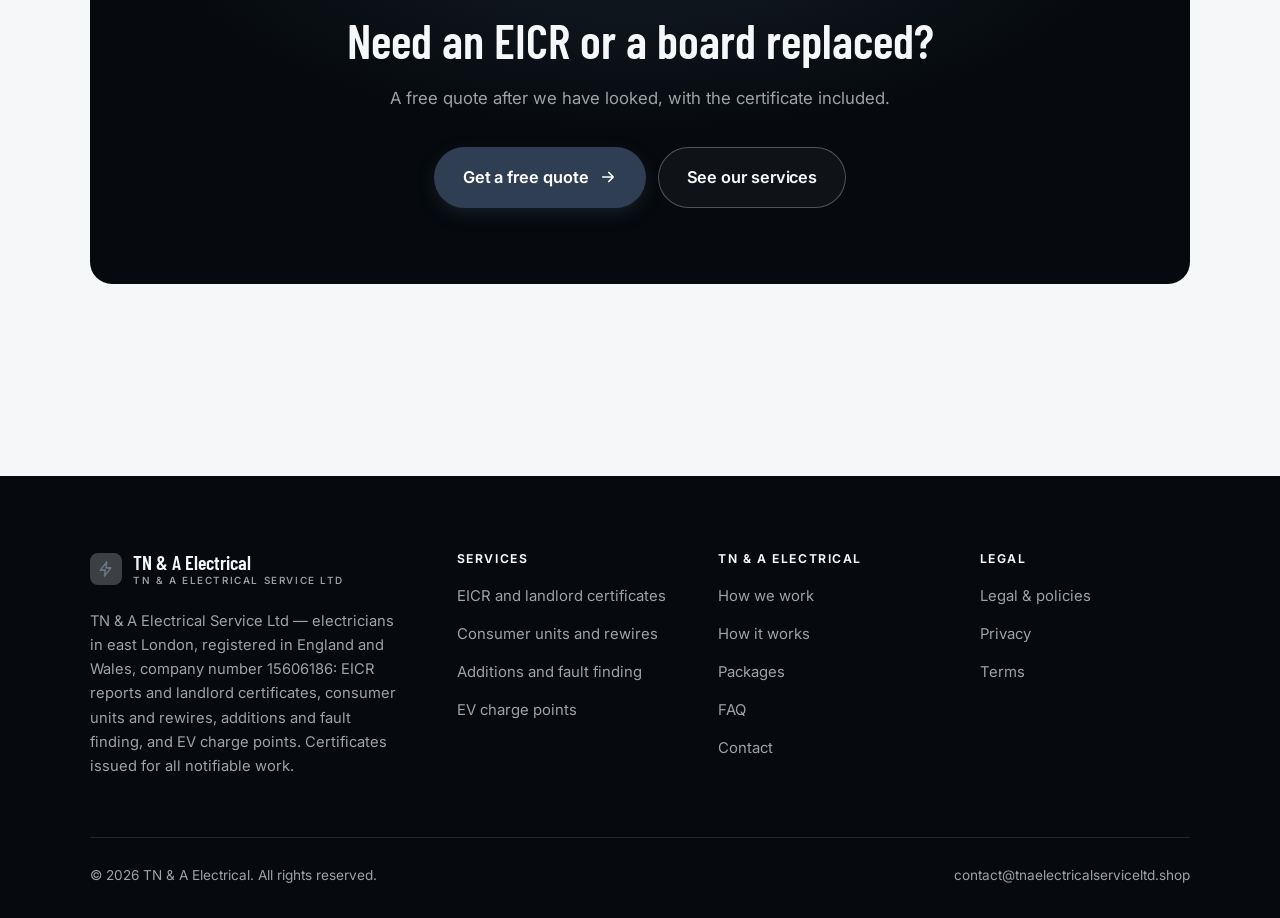
<file: programs.html>
<!DOCTYPE html>
<html lang="en" class="no-js">
<head>
<meta charset="utf-8">
<meta name="viewport" content="width=device-width, initial-scale=1">
<title>Services — TN &amp; A Electrical</title>
<meta name="description" content="Services of TN &amp; A Electrical Service Ltd: EICR and landlord certificates, consumer units and rewires, additions and fault finding, and EV charge points.">
<link rel="canonical" href="https://tnaelectricalserviceltd.shop/programs.html">

<meta property="og:type" content="website">
<meta property="og:url" content="https://tnaelectricalserviceltd.shop/programs.html">
<meta property="og:site_name" content="TN &amp; A Electrical">
<meta property="og:locale" content="en_US">
<meta property="og:title" content="Services — TN &amp; A Electrical">
<meta property="og:description" content="Services of TN &amp; A Electrical Service Ltd: EICR and landlord certificates, consumer units and rewires, additions and fault finding, and EV charge points.">
<meta name="theme-color" content="#060a0e">

<link rel="icon" href="assets/img/favicon.svg" type="image/svg+xml">
<link rel="preconnect" href="https://fonts.googleapis.com">
<link rel="preconnect" href="https://fonts.gstatic.com" crossorigin>
<link rel="stylesheet" href="https://fonts.googleapis.com/css2?family=Barlow+Condensed:wght@400;500;600;700&family=Inter:wght@400..700&display=swap">
<link rel="stylesheet" href="assets/css/style.css">

<!-- Thème appliqué avant le premier rendu (évite le flash) -->
<script>
document.documentElement.classList.remove('no-js');
(function(){try{var t=localStorage.getItem('site-theme');if(t){document.documentElement.setAttribute('data-theme',t);}}catch(e){}})();
</script>
</head>

<body>
<a class="skip-link" href="#main">Skip to main content</a>

<header class="site-header">
  <nav class="wrap nav" aria-label="Main navigation">
    <a class="brand" href="index.html">
      <svg class="brand__mark" viewBox="0 0 64 64" aria-hidden="true">
        <rect class="bm-bg" width="64" height="64" rx="16"/>
        <g class="bm-ic" transform="translate(14 14) scale(1.5)" fill="none" stroke-width="2.1" stroke-linecap="round" stroke-linejoin="round"><path d="M13 2.5 4.5 13.5H11l-1 8 8.5-11H12z"/></g>
      </svg>
      <span>TN &amp; A Electrical<span class="brand__sub">TN &amp; A Electrical Service Ltd</span></span>
    </a>

    <ul class="nav__links" id="nav-links">
      <li><a href="index.html">Home</a></li>
      <li><a href="programs.html" aria-current="page">Services</a></li>
      <li><a href="index.html#pricing">Packages</a></li>
      <li><a href="about.html">How we work</a></li>
      <li><a href="contact.html">Contact</a></li>
      <li><a class="btn btn--primary" href="contact.html">Free quote</a></li>
    </ul>

    <div class="nav__cta">
      <button class="theme-toggle" type="button" aria-label="Switch to dark theme">
        <svg class="icon-sun" viewBox="0 0 24 24" fill="none" stroke="currentColor" stroke-width="1.8" stroke-linecap="round" aria-hidden="true"><circle cx="12" cy="12" r="4"/><path d="M12 2v2m0 16v2M2 12h2m16 0h2M4.9 4.9l1.4 1.4m11.4 11.4 1.4 1.4M19.1 4.9l-1.4 1.4M6.3 17.7l-1.4 1.4"/></svg>
        <svg class="icon-moon" viewBox="0 0 24 24" fill="none" stroke="currentColor" stroke-width="1.8" stroke-linecap="round" stroke-linejoin="round" aria-hidden="true"><path d="M21 12.8A9 9 0 1 1 11.2 3a7 7 0 0 0 9.8 9.8z"/></svg>
      </button>
      <a class="btn btn--primary" href="contact.html">Free quote</a>
      <button class="nav__toggle" type="button" aria-expanded="false" aria-controls="nav-links" aria-label="Open menu">
        <svg class="icon-open" viewBox="0 0 24 24" fill="none" stroke="currentColor" stroke-width="2" stroke-linecap="round" aria-hidden="true"><path d="M3 6h18M3 12h18M3 18h18"/></svg>
        <svg class="icon-close" viewBox="0 0 24 24" fill="none" stroke="currentColor" stroke-width="2" stroke-linecap="round" aria-hidden="true"><path d="M6 6l12 12M18 6L6 18"/></svg>
      </button>
    </div>
  </nav>
</header>

<main id="main">

<section class="page-head">
  <div class="wrap">
    <nav class="breadcrumb" aria-label="Breadcrumb">
      <a href="index.html">Home</a><span>/</span><span aria-current="page">Services</span>
    </nav>
    <h1>Our services, in detail</h1>
    <p>Four services, all tested to BS 7671 and certified.</p>
  </div>
</section>

<section class="section wrap" id="eicr">
  <div class="split reveal">
    <div>
      <span class="eyebrow">Program 01 · Five-yearly, by law</span>
      <h2>EICR and landlord certificates</h2>
      <p>Since 2020 a private landlord in England must have the installation inspected at least every five years, hold the report and give it to tenants. We code honestly: a C1 or C2 means danger or potential danger and we will not issue a satisfactory report where one applies, however inconvenient that is for a tenancy start date.</p>
      <ul class="tags"><li>2 to 4 hours</li><li>Landlords and owners</li><li>Fixed fee</li><li>Access to every circuit</li></ul>
      <p><a class="arrow-link" href="contact.html">Start this program <svg viewBox="0 0 24 24" fill="none" stroke="currentColor" stroke-width="2.2" stroke-linecap="round" stroke-linejoin="round" aria-hidden="true"><path d="M5 12h14M13 6l6 6-6 6"/></svg></a></p>
    </div>
    <div class="grid grid--2 grid--tight">
      <article class="card card--sm">
        <h3>Stage 1 · Access</h3>
        <p>Every board, circuit and accessory.</p>
      </article>
      <article class="card card--sm">
        <h3>Stage 2 · Test</h3>
        <p>Dead and live tests recorded.</p>
      </article>
      <article class="card card--sm">
        <h3>Stage 3 · Code honestly</h3>
        <p>C1 and C2 mean remedial work.</p>
      </article>
      <article class="card card--sm">
        <h3>Stage 4 · Report</h3>
        <p>Issued with the results, not a summary.</p>
      </article>
    </div>
  </div>
</section>

<section class="section section--flush wrap" id="consumer">
  <div class="split reveal">
    <div class="grid grid--2 grid--tight">
      <article class="card card--sm">
        <h3>Stage 1 · Inspect first</h3>
        <p>Earthing, bonding and circuits.</p>
      </article>
      <article class="card card--sm">
        <h3>Stage 2 · Quote</h3>
        <p>Written, with what is included.</p>
      </article>
      <article class="card card--sm">
        <h3>Stage 3 · Install</h3>
        <p>Notified under Part P.</p>
      </article>
      <article class="card card--sm">
        <h3>Stage 4 · Certify</h3>
        <p>EIC issued with test results.</p>
      </article>
    </div>
    <div>
      <span class="eyebrow">Program 02 · RCD protection</span>
      <h2>Consumer units and rewires</h2>
      <p>An old board with no RCD protection is the commonest serious finding in east London housing stock. Replacing it also means checking the earthing and bonding, because a new board on inadequate earthing is a tidy-looking installation that still is not safe.</p>
      <ul class="tags"><li>1 to 5 days</li><li>Homes and landlords</li><li>Fixed quote</li><li>Power off periods</li></ul>
      <p><a class="arrow-link" href="contact.html">Start this program <svg viewBox="0 0 24 24" fill="none" stroke="currentColor" stroke-width="2.2" stroke-linecap="round" stroke-linejoin="round" aria-hidden="true"><path d="M5 12h14M13 6l6 6-6 6"/></svg></a></p>
    </div>
  </div>
</section>

<section class="section section--flush wrap" id="additions">
  <div class="split reveal">
    <div>
      <span class="eyebrow">Program 03 · Find it, then fix it</span>
      <h2>Additions and fault finding</h2>
      <p>A breaker that trips intermittently is a fault to be found, not a breaker to be replaced. We test to locate it rather than guessing at the obvious, which is slower on the day and avoids the second visit that guessing guarantees.</p>
      <ul class="tags"><li>Per job</li><li>Homes and businesses</li><li>Quoted in writing</li><li>Access to circuits</li></ul>
      <p><a class="arrow-link" href="contact.html">Start this program <svg viewBox="0 0 24 24" fill="none" stroke="currentColor" stroke-width="2.2" stroke-linecap="round" stroke-linejoin="round" aria-hidden="true"><path d="M5 12h14M13 6l6 6-6 6"/></svg></a></p>
    </div>
    <div class="grid grid--2 grid--tight">
      <article class="card card--sm">
        <h3>Stage 1 · Test</h3>
        <p>To locate, not to guess.</p>
      </article>
      <article class="card card--sm">
        <h3>Stage 2 · Explain</h3>
        <p>What is actually wrong.</p>
      </article>
      <article class="card card--sm">
        <h3>Stage 3 · Repair</h3>
        <p>Quoted before proceeding.</p>
      </article>
      <article class="card card--sm">
        <h3>Stage 4 · Certificate</h3>
        <p>Minor works certificate issued.</p>
      </article>
    </div>
  </div>
</section>

<section class="section section--flush wrap" id="ev">
  <div class="split reveal">
    <div class="grid grid--2 grid--tight">
      <article class="card card--sm">
        <h3>Stage 1 · Assess supply</h3>
        <p>Main fuse, board and earthing.</p>
      </article>
      <article class="card card--sm">
        <h3>Stage 2 · Honest answer</h3>
        <p>Including supply upgrade needed.</p>
      </article>
      <article class="card card--sm">
        <h3>Stage 3 · Install</h3>
        <p>With the protection required.</p>
      </article>
      <article class="card card--sm">
        <h3>Stage 4 · Certify</h3>
        <p>Tested, certified and notified.</p>
      </article>
    </div>
    <div>
      <span class="eyebrow">Program 04 · The supply decides it</span>
      <h2>EV charge points</h2>
      <p>A charge point draws a sustained high load, so the main supply, the earthing arrangement and the existing board all have to be assessed before anything is ordered. We check first and tell you honestly when a supply upgrade is needed rather than fitting something that nuisance-trips.</p>
      <ul class="tags"><li>1 day</li><li>Homes and businesses</li><li>Quoted in writing</li><li>Supply assessment</li></ul>
      <p><a class="arrow-link" href="contact.html">Start this program <svg viewBox="0 0 24 24" fill="none" stroke="currentColor" stroke-width="2.2" stroke-linecap="round" stroke-linejoin="round" aria-hidden="true"><path d="M5 12h14M13 6l6 6-6 6"/></svg></a></p>
    </div>
  </div>
</section>

<section class="wrap section--tight">
  <div class="cta-band reveal">
    <h2>Need an EICR or a board replaced?</h2>
    <p>A free quote after we have looked, with the certificate included.</p>
    <div class="hero__actions">
      <a class="btn btn--primary btn--lg" href="contact.html">Get a free quote <svg viewBox="0 0 24 24" fill="none" stroke="currentColor" stroke-width="2.2" stroke-linecap="round" stroke-linejoin="round" aria-hidden="true"><path d="M5 12h14M13 6l6 6-6 6"/></svg></a>
      <a class="btn btn--on-dark btn--lg" href="programs.html">See our services</a>
    </div>
  </div>
</section>

</main>

<footer class="site-footer">
  <div class="wrap">
    <div class="footer__grid">
      <div class="footer__brand">
        <a class="brand" href="index.html">
          <svg class="brand__mark" viewBox="0 0 64 64" aria-hidden="true">
        <rect class="bm-bg" width="64" height="64" rx="16"/>
        <g class="bm-ic" transform="translate(14 14) scale(1.5)" fill="none" stroke-width="2.1" stroke-linecap="round" stroke-linejoin="round"><path d="M13 2.5 4.5 13.5H11l-1 8 8.5-11H12z"/></g>
      </svg>
          <span>TN &amp; A Electrical<span class="brand__sub">TN &amp; A Electrical Service Ltd</span></span>
        </a>
        <p>TN &amp; A Electrical Service Ltd — electricians in east London, registered in England and Wales, company number 15606186: EICR reports and landlord certificates, consumer units and rewires, additions and fault finding, and EV charge points. Certificates issued for all notifiable work.</p>
      </div>

      <div class="footer__col">
        <h4>Services</h4>
        <ul>
          <li><a href="programs.html#eicr">EICR and landlord certificates</a></li>
          <li><a href="programs.html#consumer">Consumer units and rewires</a></li>
          <li><a href="programs.html#additions">Additions and fault finding</a></li>
          <li><a href="programs.html#ev">EV charge points</a></li>
        </ul>
      </div>

      <div class="footer__col">
        <h4>TN &amp; A Electrical</h4>
        <ul>
          <li><a href="about.html">How we work</a></li>
          <li><a href="index.html#how-it-works">How it works</a></li>
          <li><a href="index.html#pricing">Packages</a></li>
          <li><a href="index.html#faq">FAQ</a></li>
          <li><a href="contact.html">Contact</a></li>
        </ul>
      </div>

      <div class="footer__col">
        <h4>Legal</h4>
        <ul>
          <li><a href="legal.html">Legal &amp; policies</a></li>
          <li><a href="legal.html#privacy">Privacy</a></li>
          <li><a href="legal.html#terms">Terms</a></li>
        </ul>
      </div>
    </div>

    <div class="footer__bottom">
      <p>© <span data-year>2026</span> TN &amp; A Electrical. All rights reserved.</p>
      <p><a href="mailto:contact@tnaelectricalserviceltd.shop">contact@tnaelectricalserviceltd.shop</a></p>
    </div>
  </div>
</footer>

<script src="assets/js/main.js" defer></script>
</body>
</html>
</file>
<file: assets/css/style.css>
/* TN & A Electrical — couleurs et polices de la marque.
   Modifier ces valeurs suffit à changer l'identité visuelle de tout le site. */
:root {
  --c-accent:    #2f3e52;
  --c-on-accent: #ffffff;
  --c-ink:       #060a0e;
  --c-paper:     #f5f7f9;

  --accent-ink-light: color-mix(in srgb, var(--c-accent) 58%, black);
  --accent-on-dark:   color-mix(in srgb, var(--c-accent) 72%, white);

  --font-display: "Barlow Condensed", system-ui, -apple-system, "Segoe UI", sans-serif;
  --font-body: "Inter", system-ui, -apple-system, "Segoe UI", sans-serif;
  --display-weight: 600;
  --display-tracking: 0em;
}

/* ==========================================================================
   Feuille de style commune aux sites de coaching
   Les couleurs de marque (--c-accent, --c-on-accent, --c-ink, --c-paper) et
   les polices sont définies juste au-dessus, par site. Tout le reste en dérive.
   ========================================================================== */

/* --------------------------------------------------------------------------
   1. Tokens dérivés
   -------------------------------------------------------------------------- */

:root {
  /* Thème clair */
  --paper:      var(--c-paper);
  --paper-2:    color-mix(in srgb, var(--c-paper) 95%, var(--c-ink));
  --paper-3:    color-mix(in srgb, var(--c-paper) 89%, var(--c-ink));
  --line:       color-mix(in srgb, var(--c-paper) 86%, var(--c-ink));
  --text:       color-mix(in srgb, var(--c-ink) 94%, var(--c-paper));
  --muted:      color-mix(in srgb, var(--c-ink) 64%, var(--c-paper));
  --accent:     var(--c-accent);
  --accent-600: color-mix(in srgb, var(--c-accent) 86%, black);
  --accent-ink: var(--accent-ink-light);
  --on-accent:  var(--c-on-accent);
  --ink:        var(--c-ink);
  --ink-soft:   color-mix(in srgb, var(--c-ink) 90%, white);
  --on-ink:     var(--c-paper);
  --on-ink-mut: color-mix(in srgb, var(--c-paper) 64%, var(--c-ink));
  --brand-bg:   var(--c-ink);

  /* Rayons */
  --r-sm: 8px;
  --r-md: 14px;
  --r-lg: 22px;
  --r-full: 999px;

  /* Ombres */
  --sh-1: 0 1px 2px rgba(0, 0, 0, .05), 0 2px 8px rgba(0, 0, 0, .04);
  --sh-2: 0 2px 4px rgba(0, 0, 0, .05), 0 12px 32px rgba(0, 0, 0, .09);
  --sh-3: 0 4px 8px rgba(0, 0, 0, .06), 0 24px 56px rgba(0, 0, 0, .14);

  /* Rythme */
  --gutter: clamp(16px, 4vw, 40px);
  --maxw: 1180px;
  --section-y: clamp(64px, 9vw, 124px);

  --ease: cubic-bezier(.22, .61, .36, 1);
}

/* Thème sombre — suit le système, sauf si l'utilisateur a choisi « clair » */
@media (prefers-color-scheme: dark) {
  :root:not([data-theme="light"]) {
    --paper:      var(--c-ink);
    --paper-2:    color-mix(in srgb, var(--c-ink) 92%, white);
    --paper-3:    color-mix(in srgb, var(--c-ink) 86%, white);
    --line:       color-mix(in srgb, var(--c-ink) 80%, white);
    --text:       color-mix(in srgb, var(--c-paper) 94%, var(--c-ink));
    --muted:      color-mix(in srgb, var(--c-paper) 66%, var(--c-ink));
    --accent-ink: var(--accent-on-dark);
    --ink:        color-mix(in srgb, var(--c-ink) 72%, black);
    --brand-bg:   color-mix(in srgb, var(--c-ink) 80%, white);
    --sh-1: 0 1px 2px rgba(0, 0, 0, .4), 0 2px 8px rgba(0, 0, 0, .3);
    --sh-2: 0 2px 4px rgba(0, 0, 0, .4), 0 12px 32px rgba(0, 0, 0, .45);
    --sh-3: 0 4px 8px rgba(0, 0, 0, .45), 0 24px 56px rgba(0, 0, 0, .55);
  }
}

/* Thème sombre — choix explicite */
:root[data-theme="dark"] {
  --paper:      var(--c-ink);
  --paper-2:    color-mix(in srgb, var(--c-ink) 92%, white);
  --paper-3:    color-mix(in srgb, var(--c-ink) 86%, white);
  --line:       color-mix(in srgb, var(--c-ink) 80%, white);
  --text:       color-mix(in srgb, var(--c-paper) 94%, var(--c-ink));
  --muted:      color-mix(in srgb, var(--c-paper) 66%, var(--c-ink));
  --accent-ink: var(--accent-on-dark);
  --ink:        color-mix(in srgb, var(--c-ink) 72%, black);
  --brand-bg:   color-mix(in srgb, var(--c-ink) 80%, white);
  --sh-1: 0 1px 2px rgba(0, 0, 0, .4), 0 2px 8px rgba(0, 0, 0, .3);
  --sh-2: 0 2px 4px rgba(0, 0, 0, .4), 0 12px 32px rgba(0, 0, 0, .45);
  --sh-3: 0 4px 8px rgba(0, 0, 0, .45), 0 24px 56px rgba(0, 0, 0, .55);
}

/* --------------------------------------------------------------------------
   2. Reset / base
   -------------------------------------------------------------------------- */

*, *::before, *::after { box-sizing: border-box; }

* { margin: 0; }

html {
  -webkit-text-size-adjust: 100%;
  scroll-behavior: smooth;
  scroll-padding-top: 88px;
}

body {
  background: var(--paper);
  color: var(--text);
  font-family: var(--font-body);
  font-size: 17px;
  line-height: 1.65;
  -webkit-font-smoothing: antialiased;
  text-rendering: optimizeLegibility;
  overflow-x: hidden;
}

img, svg, video { display: block; max-width: 100%; height: auto; }

a { color: inherit; text-decoration: none; }

button, input, textarea, select { font: inherit; color: inherit; }

h1, h2, h3, h4 {
  font-family: var(--font-display);
  font-weight: var(--display-weight);
  line-height: 1.08;
  letter-spacing: var(--display-tracking);
  text-wrap: balance;
}

p { text-wrap: pretty; }

:focus-visible {
  outline: 3px solid var(--accent);
  outline-offset: 3px;
  border-radius: 4px;
}

::selection { background: var(--accent); color: var(--on-accent); }

/* --------------------------------------------------------------------------
   3. Utilitaires de mise en page
   -------------------------------------------------------------------------- */

.wrap {
  width: 100%;
  max-width: var(--maxw);
  margin-inline: auto;
  padding-inline: var(--gutter);
}

.section { padding-block: var(--section-y); }
.section--flush { padding-top: 0; }
.section--tight { padding-block: clamp(48px, 6vw, 80px); }

.skip-link {
  position: absolute;
  left: 12px;
  top: -100px;
  z-index: 200;
  background: var(--accent);
  color: var(--on-accent);
  padding: 12px 20px;
  border-radius: var(--r-sm);
  font-weight: 600;
  transition: top .2s var(--ease);
}
.skip-link:focus { top: 12px; }

.eyebrow {
  display: inline-flex;
  align-items: center;
  gap: 8px;
  font-size: .78rem;
  font-weight: 650;
  letter-spacing: .14em;
  text-transform: uppercase;
  color: var(--accent-ink);
  margin-bottom: 18px;
}
.eyebrow::before {
  content: "";
  width: 22px;
  height: 2px;
  background: var(--accent);
  border-radius: 2px;
}

.section-head { max-width: 62ch; margin-bottom: clamp(36px, 5vw, 60px); }
.section-head h2 { font-size: clamp(2rem, 4.4vw, 3.1rem); }
.section-head p {
  margin-top: 18px;
  color: var(--muted);
  font-size: clamp(1rem, 1.6vw, 1.12rem);
  max-width: 58ch;
}

.section-head--center { margin-inline: auto; text-align: center; }
.section-head--center .eyebrow { justify-content: center; }
.section-head--center p { margin-inline: auto; }

/* --------------------------------------------------------------------------
   4. Boutons
   -------------------------------------------------------------------------- */

.btn {
  display: inline-flex;
  align-items: center;
  justify-content: center;
  gap: 10px;
  padding: 14px 26px;
  border: 1px solid transparent;
  border-radius: var(--r-full);
  font-weight: 620;
  font-size: .98rem;
  letter-spacing: -.005em;
  cursor: pointer;
  white-space: nowrap;
  transition: transform .18s var(--ease), background-color .18s var(--ease),
              border-color .18s var(--ease), box-shadow .18s var(--ease), color .18s var(--ease);
}
.btn:hover { transform: translateY(-2px); }
.btn:active { transform: translateY(0); }

.btn--primary {
  background: var(--accent);
  color: var(--on-accent);
  box-shadow: 0 6px 20px -6px color-mix(in srgb, var(--c-accent) 65%, transparent);
}
.btn--primary:hover {
  background: var(--accent-600);
  box-shadow: 0 12px 28px -8px color-mix(in srgb, var(--c-accent) 70%, transparent);
}

.btn--ghost {
  border-color: var(--line);
  background: transparent;
  color: var(--text);
}
.btn--ghost:hover { border-color: var(--accent); color: var(--accent-ink); }

.btn--on-dark {
  border-color: color-mix(in srgb, var(--c-paper) 28%, transparent);
  color: var(--on-ink);
  background: color-mix(in srgb, var(--c-paper) 4%, transparent);
}
.btn--on-dark:hover {
  border-color: color-mix(in srgb, var(--c-paper) 60%, transparent);
  background: color-mix(in srgb, var(--c-paper) 10%, transparent);
}

.btn--lg { padding: 16px 28px; font-size: 1.02rem; }
.btn--block { width: 100%; }

.btn svg { width: 18px; height: 18px; flex: none; }

@media (max-width: 420px) {
  .btn--lg { padding: 15px 22px; font-size: 1rem; white-space: normal; text-align: center; }
}

/* Lien fléché */
.arrow-link {
  display: inline-flex;
  align-items: center;
  gap: 8px;
  font-weight: 620;
  color: var(--accent-ink);
}
.arrow-link svg { width: 16px; height: 16px; transition: transform .18s var(--ease); }
.arrow-link:hover svg { transform: translateX(4px); }

/* --------------------------------------------------------------------------
   5. En-tête / navigation
   -------------------------------------------------------------------------- */

.site-header {
  position: sticky;
  top: 0;
  z-index: 100;
  background: color-mix(in srgb, var(--paper) 82%, transparent);
  backdrop-filter: saturate(180%) blur(14px);
  -webkit-backdrop-filter: saturate(180%) blur(14px);
  border-bottom: 1px solid transparent;
  transition: border-color .25s var(--ease), background-color .25s var(--ease);
}
.site-header.is-stuck {
  border-bottom-color: var(--line);
  background: color-mix(in srgb, var(--paper) 94%, transparent);
}

.nav {
  display: flex;
  align-items: center;
  justify-content: space-between;
  gap: 24px;
  height: 74px;
}

.brand {
  display: inline-flex;
  align-items: center;
  gap: 11px;
  font-family: var(--font-display);
  font-weight: var(--display-weight);
  font-size: 1.24rem;
  letter-spacing: var(--display-tracking);
  flex: none;
  line-height: 1.1;
}
.brand__mark { width: 32px; height: 32px; flex: none; }
.brand__mark .bm-bg { fill: var(--brand-bg); }
.brand__mark .bm-ic { stroke: var(--accent-on-dark); color: var(--accent-on-dark); }
.brand__sub {
  display: block;
  font-family: var(--font-body);
  font-size: .62rem;
  font-weight: 550;
  letter-spacing: .16em;
  text-transform: uppercase;
  color: var(--muted);
  margin-top: 1px;
}

.nav__links {
  display: flex;
  align-items: center;
  gap: 4px;
  list-style: none;
  padding: 0;
}
.nav__links a {
  display: block;
  padding: 9px 14px;
  border-radius: var(--r-full);
  font-size: .95rem;
  font-weight: 520;
  color: var(--muted);
  transition: color .16s var(--ease), background-color .16s var(--ease);
}
.nav__links a:hover { color: var(--text); background: var(--paper-2); }
.nav__links a[aria-current="page"] { color: var(--text); font-weight: 620; }
.nav__links .btn { display: none; }

.nav__cta { display: flex; align-items: center; gap: 10px; flex: none; }

.nav__toggle {
  display: none;
  width: 44px;
  height: 44px;
  align-items: center;
  justify-content: center;
  background: transparent;
  border: 1px solid var(--line);
  border-radius: var(--r-full);
  cursor: pointer;
}
.nav__toggle svg { width: 20px; height: 20px; }
.nav__toggle .icon-close { display: none; }
.nav__toggle[aria-expanded="true"] .icon-open { display: none; }
.nav__toggle[aria-expanded="true"] .icon-close { display: block; }

@media (max-width: 900px) {
  .nav__links, .nav__cta .btn { display: none; }
  .nav__toggle { display: inline-flex; }

  .nav__links {
    position: fixed;
    inset: 74px 0 auto;
    flex-direction: column;
    align-items: stretch;
    gap: 2px;
    padding: 20px var(--gutter) 32px;
    background: var(--paper);
    border-bottom: 1px solid var(--line);
    box-shadow: var(--sh-2);
  }
  .nav__links.is-open { display: flex; }
  .nav__links a { padding: 14px 4px; font-size: 1.1rem; border-radius: var(--r-sm); }
  .nav__links a.btn { display: inline-flex; margin-top: 14px; padding: 14px 26px; color: var(--on-accent); }
}

@media (max-width: 380px) {
  .brand__sub { display: none; }
}

/* Bouton de thème */
.theme-toggle {
  width: 44px;
  height: 44px;
  display: inline-flex;
  align-items: center;
  justify-content: center;
  background: transparent;
  border: 1px solid var(--line);
  border-radius: var(--r-full);
  cursor: pointer;
  color: var(--muted);
  transition: color .16s var(--ease), border-color .16s var(--ease);
}
.theme-toggle:hover { color: var(--text); border-color: var(--accent); }
.theme-toggle svg { width: 18px; height: 18px; }
.theme-toggle .icon-moon { display: none; }
:root[data-theme="dark"] .theme-toggle .icon-sun { display: none; }
:root[data-theme="dark"] .theme-toggle .icon-moon { display: block; }
@media (prefers-color-scheme: dark) {
  :root:not([data-theme="light"]) .theme-toggle .icon-sun { display: none; }
  :root:not([data-theme="light"]) .theme-toggle .icon-moon { display: block; }
}

/* --------------------------------------------------------------------------
   6. Hero
   -------------------------------------------------------------------------- */

.hero {
  position: relative;
  background: var(--ink);
  color: var(--on-ink);
  overflow: hidden;
  isolation: isolate;
}

/* Halo de couleur + grain léger */
.hero::before {
  content: "";
  position: absolute;
  inset: -30% -10% auto;
  height: 130%;
  background:
    radial-gradient(60% 55% at 78% 18%, color-mix(in srgb, var(--c-accent) 34%, transparent), transparent 62%),
    radial-gradient(48% 44% at 12% 88%, color-mix(in srgb, var(--c-accent) 16%, transparent), transparent 66%);
  z-index: -2;
  pointer-events: none;
}
.hero::after {
  content: "";
  position: absolute;
  inset: 0;
  background-image: url("data:image/svg+xml,%3Csvg xmlns='http://www.w3.org/2000/svg' width='160' height='160'%3E%3Cfilter id='n'%3E%3CfeTurbulence type='fractalNoise' baseFrequency='.85' numOctaves='3'/%3E%3C/filter%3E%3Crect width='160' height='160' filter='url(%23n)' opacity='.28'/%3E%3C/svg%3E");
  opacity: .45;
  mix-blend-mode: overlay;
  z-index: -1;
  pointer-events: none;
}

.hero__inner {
  display: grid;
  grid-template-columns: minmax(0, 1.05fr) minmax(0, .95fr);
  align-items: center;
  gap: clamp(32px, 5vw, 72px);
  padding-block: clamp(56px, 8vw, 110px);
}

.hero h1 {
  font-size: clamp(2.5rem, 6vw, 4.6rem);
  letter-spacing: calc(var(--display-tracking) * 1.4);
}
.hero h1 em {
  font-style: normal;
  color: var(--accent-on-dark);
  text-decoration: underline;
  text-decoration-color: color-mix(in srgb, var(--c-accent) 45%, transparent);
  text-decoration-thickness: .1em;
  text-underline-offset: .14em;
  text-decoration-skip-ink: none;
}

.hero__lede {
  margin-top: 22px;
  font-size: clamp(1.04rem, 1.9vw, 1.2rem);
  color: var(--on-ink-mut);
  max-width: 50ch;
}

.hero__actions {
  display: flex;
  flex-wrap: wrap;
  gap: 12px;
  margin-top: 34px;
}

.hero__eyebrow { color: var(--accent-on-dark); }
.hero__eyebrow::before { background: var(--accent-on-dark); }

/* Faits sur l'offre */
.hero__proof {
  display: grid;
  grid-template-columns: repeat(4, minmax(0, 1fr));
  gap: clamp(18px, 3vw, 32px);
  margin-top: 44px;
  padding: 26px 0 0;
  border-top: 1px solid color-mix(in srgb, var(--c-paper) 14%, transparent);
  list-style: none;
}
.stat__num {
  display: block;
  font-family: var(--font-display);
  font-size: clamp(1.5rem, 2.6vw, 2.05rem);
  font-weight: var(--display-weight);
  line-height: 1;
  letter-spacing: var(--display-tracking);
  white-space: nowrap;
}
.stat__label {
  display: block;
  margin-top: 7px;
  font-size: .82rem;
  line-height: 1.4;
  color: var(--on-ink-mut);
}

.hero__art svg { width: 100%; height: auto; border-radius: var(--r-lg); box-shadow: var(--sh-3); }

@media (max-width: 880px) {
  .hero__inner { grid-template-columns: 1fr; }
  .hero__art { order: -1; max-width: 560px; }
}
@media (max-width: 540px) {
  .hero__proof { grid-template-columns: repeat(2, minmax(0, 1fr)); }
}

/* --------------------------------------------------------------------------
   7. Bandeau défilant
   -------------------------------------------------------------------------- */

.marquee {
  background: var(--ink-soft);
  color: var(--on-ink-mut);
  border-top: 1px solid color-mix(in srgb, var(--c-paper) 8%, transparent);
  padding-block: 18px;
  overflow: hidden;
  white-space: nowrap;
  mask-image: linear-gradient(90deg, transparent, #000 8%, #000 92%, transparent);
  -webkit-mask-image: linear-gradient(90deg, transparent, #000 8%, #000 92%, transparent);
}
.marquee__track {
  display: inline-flex;
  gap: 42px;
  align-items: center;
  animation: marquee 38s linear infinite;
  font-size: .86rem;
  letter-spacing: .12em;
  text-transform: uppercase;
  font-weight: 560;
}
.marquee__track span { display: inline-flex; align-items: center; gap: 42px; }
.marquee__track span::after {
  content: "";
  width: 5px; height: 5px;
  border-radius: 50%;
  background: var(--accent);
  opacity: .8;
}
@keyframes marquee { to { transform: translateX(-50%); } }

/* --------------------------------------------------------------------------
   8. Grilles de cartes
   -------------------------------------------------------------------------- */

.grid {
  display: grid;
  gap: clamp(16px, 2.2vw, 26px);
}
.grid--2 { grid-template-columns: repeat(auto-fit, minmax(min(100%, 260px), 1fr)); }
.grid--3 { grid-template-columns: repeat(auto-fit, minmax(min(100%, 270px), 1fr)); }
.grid--4 { grid-template-columns: repeat(auto-fit, minmax(min(100%, 230px), 1fr)); }
.grid--tight { gap: 14px; }

.card {
  position: relative;
  display: flex;
  flex-direction: column;
  padding: 28px;
  background: var(--paper-2);
  border: 1px solid var(--line);
  border-radius: var(--r-lg);
  transition: transform .22s var(--ease), box-shadow .22s var(--ease), border-color .22s var(--ease);
}
a.card:hover, .card--lift:hover {
  transform: translateY(-5px);
  box-shadow: var(--sh-2);
  border-color: color-mix(in srgb, var(--c-accent) 45%, var(--line));
}
.card--sm { padding: 22px; }
.card--sm h3 { font-size: 1rem; }
.card__icon {
  width: 52px;
  height: 52px;
  display: grid;
  place-items: center;
  border-radius: var(--r-md);
  background: color-mix(in srgb, var(--c-accent) 15%, transparent);
  color: var(--accent-ink);
  margin-bottom: 20px;
}
.card__icon svg { width: 26px; height: 26px; }
.card h3 { font-size: 1.22rem; margin-bottom: 10px; }
.card p { color: var(--muted); font-size: .95rem; }
.card .arrow-link { margin-top: auto; padding-top: 18px; font-size: .92rem; }

.tags {
  list-style: none;
  padding: 0;
  margin: 18px 0 0;
  display: flex;
  flex-wrap: wrap;
  gap: 7px;
}
.tags li {
  font-size: .78rem;
  font-weight: 560;
  padding: 5px 11px;
  border-radius: var(--r-full);
  background: var(--paper);
  border: 1px solid var(--line);
  color: var(--muted);
}

/* --------------------------------------------------------------------------
   9. Méthode (étapes)
   -------------------------------------------------------------------------- */

.steps { counter-reset: step; }
.step {
  position: relative;
  padding: 30px 26px 26px;
  background: var(--paper);
  border: 1px solid var(--line);
  border-radius: var(--r-lg);
}
.step::before {
  counter-increment: step;
  content: "0" counter(step);
  display: block;
  font-family: var(--font-display);
  font-size: 2.6rem;
  font-weight: var(--display-weight);
  line-height: 1;
  letter-spacing: var(--display-tracking);
  color: color-mix(in srgb, var(--c-accent) 55%, var(--paper));
  margin-bottom: 16px;
}
.step h3 { font-size: 1.12rem; margin-bottom: 9px; }
.step p { color: var(--muted); font-size: .93rem; }

/* --------------------------------------------------------------------------
   10. Tarifs
   -------------------------------------------------------------------------- */

.plans { align-items: start; }

.plan {
  display: flex;
  flex-direction: column;
  padding: 32px 28px;
  background: var(--paper);
  border: 1px solid var(--line);
  border-radius: var(--r-lg);
  height: 100%;
  position: relative;
}
.plan--featured {
  background: var(--ink);
  color: var(--on-ink);
  border-color: var(--ink);
  box-shadow: var(--sh-3);
}
.plan--featured .plan__desc,
.plan--featured .plan__period,
.plan--featured .plan__features li { color: var(--on-ink-mut); }
.plan--featured .plan__features li::before { color: var(--accent-on-dark); }

.plan__tag {
  position: absolute;
  top: 18px;
  right: 18px;
  font-size: .7rem;
  font-weight: 680;
  letter-spacing: .1em;
  text-transform: uppercase;
  padding: 5px 12px;
  border-radius: var(--r-full);
  background: var(--accent);
  color: var(--on-accent);
}

.plan h3 { font-size: 1.3rem; }
.plan--featured h3 { padding-right: 120px; }
.plan__desc { margin-top: 8px; color: var(--muted); font-size: .92rem; min-height: 2.8em; }

.plan__price {
  display: flex;
  align-items: baseline;
  gap: 6px;
  margin: 22px 0 4px;
  font-family: var(--font-display);
  font-size: clamp(2.2rem, 4vw, 2.9rem);
  font-weight: var(--display-weight);
  letter-spacing: var(--display-tracking);
  line-height: 1;
}
.plan__period { font-family: var(--font-body); font-size: .9rem; font-weight: 450; color: var(--muted); letter-spacing: 0; }

.plan__features {
  list-style: none;
  padding: 0;
  margin: 24px 0 28px;
  display: grid;
  gap: 11px;
  flex: 1;
}
.plan__features li {
  display: grid;
  grid-template-columns: 20px 1fr;
  gap: 10px;
  font-size: .93rem;
  color: var(--muted);
  align-items: start;
}
.plan__features li::before {
  content: "✓";
  color: var(--accent-ink);
  font-weight: 700;
  line-height: 1.5;
}

.plans-note { text-align: center; margin-top: 26px; font-size: .88rem; color: var(--muted); }

/* --------------------------------------------------------------------------
   11. Bloc split (texte + illustration)
   -------------------------------------------------------------------------- */

.split {
  display: grid;
  grid-template-columns: repeat(auto-fit, minmax(min(100%, 340px), 1fr));
  gap: clamp(32px, 5vw, 68px);
  align-items: center;
}
.split--top { align-items: start; }
.split__art svg { width: 100%; border-radius: var(--r-lg); box-shadow: var(--sh-2); }
.split h2 { font-size: clamp(1.9rem, 4vw, 2.8rem); }
.split p { margin-top: 18px; color: var(--muted); }
.split .tags { margin-top: 22px; }

/* --------------------------------------------------------------------------
   12. FAQ
   -------------------------------------------------------------------------- */

.faq { max-width: 780px; margin-inline: auto; }
.faq details {
  border-bottom: 1px solid var(--line);
  padding: 4px 0;
}
.faq summary {
  display: flex;
  align-items: center;
  justify-content: space-between;
  gap: 20px;
  padding: 22px 4px;
  cursor: pointer;
  list-style: none;
  font-family: var(--font-display);
  font-size: 1.08rem;
  font-weight: var(--display-weight);
  letter-spacing: var(--display-tracking);
}
.faq summary::-webkit-details-marker { display: none; }
.faq summary::after {
  content: "";
  flex: none;
  width: 13px;
  height: 13px;
  border-right: 2px solid var(--muted);
  border-bottom: 2px solid var(--muted);
  transform: rotate(45deg) translate(-3px, -3px);
  transition: transform .2s var(--ease), border-color .2s var(--ease);
}
.faq details[open] summary::after {
  transform: rotate(225deg) translate(-3px, -3px);
  border-color: var(--accent);
}
.faq details p { padding: 0 4px 24px; color: var(--muted); max-width: 66ch; }

/* --------------------------------------------------------------------------
   13. Bandeau d'appel à l'action
   -------------------------------------------------------------------------- */

.cta-band {
  position: relative;
  background: var(--ink);
  color: var(--on-ink);
  border-radius: var(--r-lg);
  padding: clamp(40px, 6vw, 76px) clamp(24px, 5vw, 64px);
  overflow: hidden;
  isolation: isolate;
  text-align: center;
}
.cta-band::before {
  content: "";
  position: absolute;
  inset: 0;
  background: radial-gradient(70% 90% at 50% 0%, color-mix(in srgb, var(--c-accent) 34%, transparent), transparent 62%);
  z-index: -1;
}
.cta-band h2 { font-size: clamp(1.9rem, 4.4vw, 3rem); }
.cta-band p {
  margin: 18px auto 0;
  max-width: 52ch;
  color: var(--on-ink-mut);
  font-size: 1.05rem;
}
.cta-band .hero__actions { justify-content: center; }

/* --------------------------------------------------------------------------
   14. Formulaire
   -------------------------------------------------------------------------- */

.form-layout {
  display: grid;
  grid-template-columns: minmax(0, 1fr) minmax(0, 420px);
  gap: clamp(32px, 5vw, 64px);
  align-items: start;
}
@media (max-width: 880px) { .form-layout { grid-template-columns: 1fr; } }

.form {
  display: grid;
  gap: 18px;
  padding: clamp(22px, 3.5vw, 36px);
  background: var(--paper-2);
  border: 1px solid var(--line);
  border-radius: var(--r-lg);
}
.form__row { display: grid; grid-template-columns: repeat(auto-fit, minmax(min(100%, 200px), 1fr)); gap: 18px; }

.field { display: grid; gap: 7px; }
.field label { font-size: .88rem; font-weight: 600; }
.field label .req { color: var(--accent-ink); }
.field input, .field textarea, .field select {
  width: 100%;
  padding: 13px 15px;
  background: var(--paper);
  border: 1px solid var(--line);
  border-radius: var(--r-md);
  font-size: .97rem;
  transition: border-color .16s var(--ease), box-shadow .16s var(--ease);
}
.field input:focus, .field textarea:focus, .field select:focus {
  outline: none;
  border-color: var(--accent);
  box-shadow: 0 0 0 3px color-mix(in srgb, var(--c-accent) 24%, transparent);
}
.field textarea { resize: vertical; min-height: 130px; }
.field__hint { font-size: .8rem; color: var(--muted); }

.form__status { font-size: .9rem; font-weight: 600; min-height: 1.4em; }
.form__note { font-size: .82rem; color: var(--muted); }
.form__note a { color: var(--accent-ink); text-decoration: underline; text-underline-offset: 2px; }

.contact-aside { display: grid; gap: 14px; }
.contact-card {
  display: flex;
  gap: 14px;
  padding: 20px 22px;
  background: var(--paper);
  border: 1px solid var(--line);
  border-radius: var(--r-md);
}
.contact-card--soft { background: var(--paper-2); }
.contact-card svg { width: 22px; height: 22px; flex: none; color: var(--accent-ink); margin-top: 3px; }
.contact-card b { display: block; font-size: .95rem; font-weight: 620; }
.contact-card span, .contact-card a { display: block; font-size: .9rem; color: var(--muted); }
.contact-card a:hover { color: var(--accent-ink); }

/* --------------------------------------------------------------------------
   15. Page interne — en-tête
   -------------------------------------------------------------------------- */

.page-head {
  background: var(--paper-2);
  border-bottom: 1px solid var(--line);
  padding-block: clamp(48px, 7vw, 86px);
}
.page-head h1 { font-size: clamp(2.2rem, 5.4vw, 3.6rem); max-width: 20ch; }
.page-head p { margin-top: 18px; color: var(--muted); max-width: 58ch; font-size: 1.06rem; }

.breadcrumb {
  display: flex;
  gap: 8px;
  align-items: center;
  font-size: .84rem;
  color: var(--muted);
  margin-bottom: 18px;
}
.breadcrumb a:hover { color: var(--accent-ink); }
.breadcrumb span { opacity: .6; }

/* --------------------------------------------------------------------------
   16. Pied de page
   -------------------------------------------------------------------------- */

.site-footer {
  background: var(--ink);
  color: var(--on-ink-mut);
  padding-block: clamp(48px, 6vw, 76px) 32px;
  margin-top: var(--section-y);
}
.site-footer .brand { color: var(--on-ink); }
.site-footer .brand__mark .bm-bg { fill: color-mix(in srgb, var(--c-ink) 78%, white); }
.site-footer .brand__sub { color: var(--on-ink-mut); }

.footer__grid {
  display: grid;
  grid-template-columns: minmax(0, 1.5fr) repeat(auto-fit, minmax(150px, 1fr));
  gap: clamp(28px, 4vw, 56px);
}
@media (max-width: 720px) { .footer__grid { grid-template-columns: 1fr 1fr; } .footer__brand { grid-column: 1 / -1; } }

.footer__brand p { margin-top: 16px; font-size: .92rem; max-width: 36ch; }
.footer__col h4 {
  font-family: var(--font-body);
  font-size: .76rem;
  font-weight: 650;
  letter-spacing: .13em;
  text-transform: uppercase;
  color: var(--on-ink);
  margin-bottom: 16px;
}
.footer__col ul { list-style: none; padding: 0; display: grid; gap: 10px; }
.footer__col a { font-size: .93rem; transition: color .16s var(--ease); }
.footer__col a:hover { color: var(--accent-on-dark); }

.footer__bottom {
  display: flex;
  flex-wrap: wrap;
  justify-content: space-between;
  gap: 14px;
  margin-top: clamp(36px, 5vw, 58px);
  padding-top: 26px;
  border-top: 1px solid color-mix(in srgb, var(--c-paper) 12%, transparent);
  font-size: .85rem;
}
.footer__bottom a:hover { color: var(--accent-on-dark); }

/* --------------------------------------------------------------------------
   17. Page 404
   -------------------------------------------------------------------------- */

.notfound {
  min-height: 62vh;
  display: grid;
  place-items: center;
  text-align: center;
  padding-block: var(--section-y);
}
.notfound__code {
  font-family: var(--font-display);
  font-size: clamp(5rem, 18vw, 11rem);
  font-weight: var(--display-weight);
  line-height: .9;
  letter-spacing: -.05em;
  color: color-mix(in srgb, var(--c-accent) 45%, var(--paper));
}
.notfound h1 { font-size: clamp(1.8rem, 4.4vw, 2.8rem); margin-top: 12px; }
.notfound p { color: var(--muted); max-width: 46ch; margin: 18px auto 0; }
.notfound .hero__actions { justify-content: center; }

/* --------------------------------------------------------------------------
   18. Contenu légal
   -------------------------------------------------------------------------- */

.prose { max-width: 70ch; }
.prose h2 { font-size: clamp(1.6rem, 3vw, 2.1rem); margin-top: 48px; margin-bottom: 14px; }
.prose h2:first-child { margin-top: 0; }
.prose h3 { font-size: 1.18rem; margin-top: 30px; margin-bottom: 10px; }
.prose p, .prose li { color: var(--muted); }
.prose p + p { margin-top: 16px; }
.prose ul { margin-top: 14px; padding-left: 22px; display: grid; gap: 9px; }
.prose a { color: var(--accent-ink); text-decoration: underline; text-underline-offset: 2px; }
.prose strong { color: var(--text); }

/* --------------------------------------------------------------------------
   19. Animations d'apparition
   -------------------------------------------------------------------------- */

.reveal {
  opacity: 0;
  transform: translateY(22px);
  transition: opacity .7s var(--ease), transform .7s var(--ease);
}
.reveal.is-in { opacity: 1; transform: none; }

.reveal-group > * {
  opacity: 0;
  transform: translateY(22px);
  transition: opacity .6s var(--ease), transform .6s var(--ease);
  transition-delay: calc(var(--i, 0) * 80ms);
}
.reveal-group.is-in > * { opacity: 1; transform: none; }

/* Sans JavaScript, tout reste visible */
.no-js .reveal, .no-js .reveal-group > * { opacity: 1; transform: none; }

@media (prefers-reduced-motion: reduce) {
  html { scroll-behavior: auto; }
  *, *::before, *::after {
    animation-duration: .001ms !important;
    animation-iteration-count: 1 !important;
    transition-duration: .001ms !important;
  }
  .reveal, .reveal-group > * { opacity: 1; transform: none; }
}

/* --------------------------------------------------------------------------
   20. Divers
   -------------------------------------------------------------------------- */

.visually-hidden {
  position: absolute;
  width: 1px; height: 1px;
  padding: 0; margin: -1px;
  overflow: hidden;
  clip: rect(0 0 0 0);
  white-space: nowrap;
  border: 0;
}
</file>
